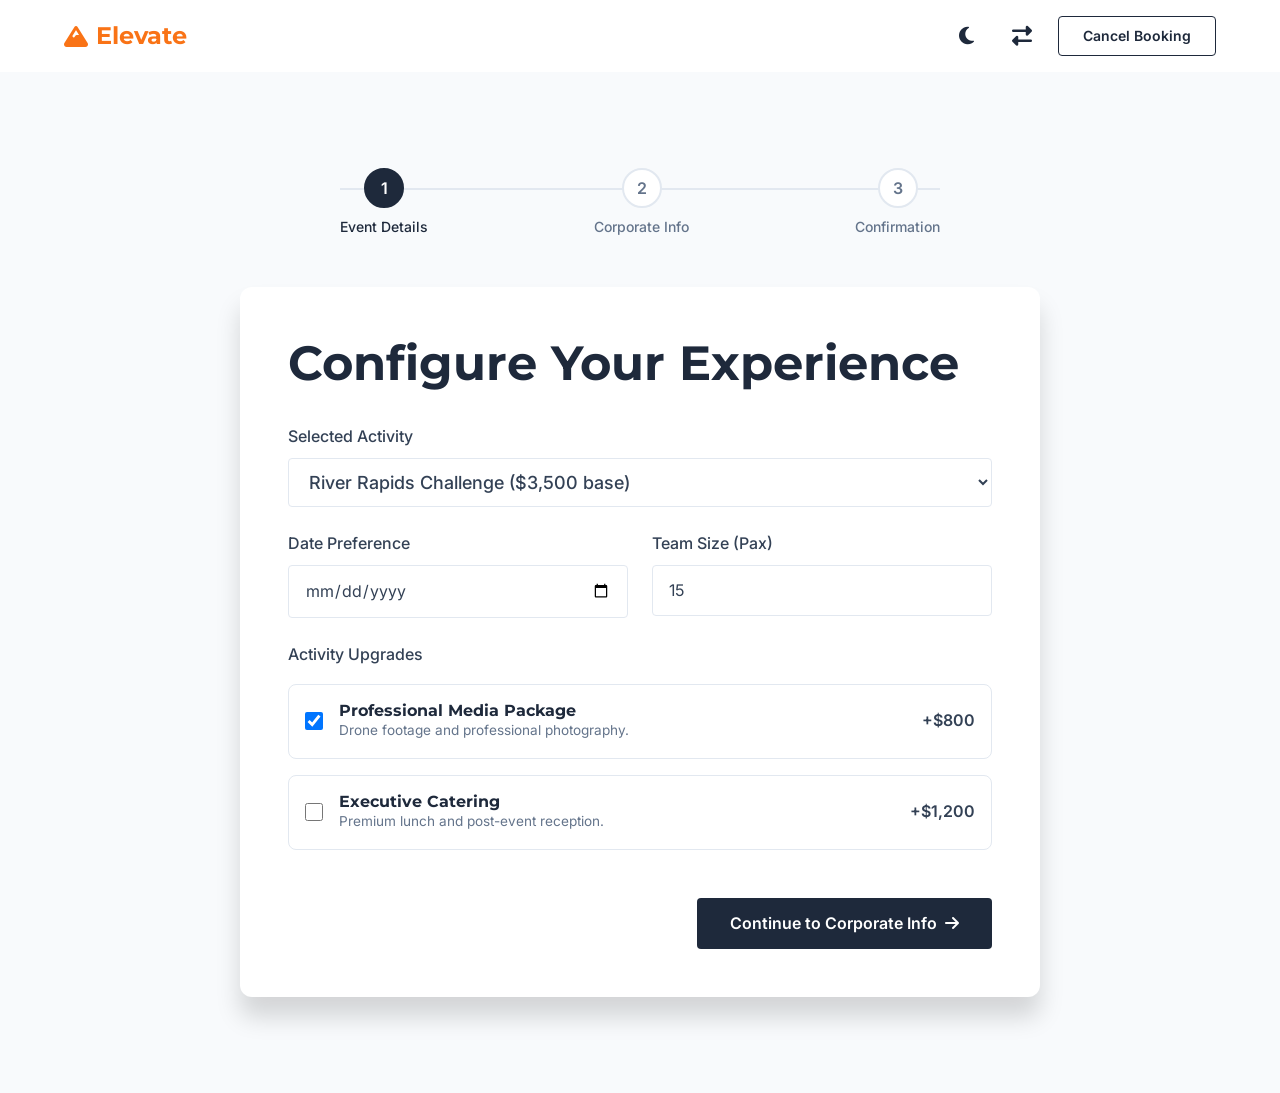
<file: booking.html>
<!DOCTYPE html>
<html lang="en" dir="ltr">
<head>
    <meta charset="UTF-8">
    <meta name="viewport" content="width=device-width, initial-scale=1.0">
    <title>Book Experience - Elevate</title>
    <!-- Favicon -->
    <link rel="icon" type="image/svg+xml" href="data:image/svg+xml,<svg xmlns='http://www.w3.org/2000/svg' viewBox='0 0 512 512'><path fill='%23FB923C' d='M256 32c12.5 0 24.1 6.4 30.8 17L503.4 394.4c5.6 8.9 8.6 19.2 8.6 29.7c0 30.9-25 55.9-55.9 55.9L55.9 480C25 480 0 455 0 424.1c0-10.5 3-20.8 8.6-29.7L225.2 49c6.6-10.6 18.3-17 30.8-17zm65 192L256 120.4 176.9 246.5l18.3 24.4c6.4 8.5 19.2 8.5 25.6 0l25.6-34.1c6-8.1 15.5-12.8 25.6-12.8l49 0z'/></svg>">
    <!-- Icons -->
    <link rel="stylesheet" href="https://cdnjs.cloudflare.com/ajax/libs/font-awesome/6.4.0/css/all.min.css">
    
    <!-- CSS -->
    <link rel="stylesheet" href="assets/css/style.css">
    <link rel="stylesheet" href="assets/css/dark-mode.css">
    <link rel="stylesheet" href="assets/css/rtl.css">
    <style>
        .booking-steps {
            display: flex;
            justify-content: space-between;
            position: relative;
            margin-bottom: 3rem;
            max-width: 600px;
            margin-inline: auto;
        }
        .booking-steps::before {
            content: '';
            position: absolute;
            top: 20px;
            left: 0;
            width: 100%;
            height: 2px;
            background: var(--border-color);
            z-index: 1;
        }
        .step {
            display: flex;
            flex-direction: column;
            align-items: center;
            gap: 0.5rem;
            position: relative;
            z-index: 2;
        }
        .step-circle {
            width: 40px;
            height: 40px;
            border-radius: 50%;
            background: var(--card-bg);
            border: 2px solid var(--border-color);
            display: flex;
            align-items: center;
            justify-content: center;
            font-weight: 600;
            color: var(--text-light);
            transition: all var(--transition-normal);
        }
        .step.active .step-circle {
            background: var(--primary);
            border-color: var(--primary);
            color: var(--accent);
        }
        .step.completed .step-circle {
            background: var(--secondary);
            border-color: var(--secondary);
            color: var(--primary);
        }
        .step-label {
            font-size: 0.875rem;
            color: var(--text-light);
            font-weight: 500;
        }
        .step.active .step-label { color: var(--primary); }
        .step-content { display: none; }
        .step-content.active { display: block; animation: fadeIn 0.3s ease; }
        
        @keyframes fadeIn {
            from { opacity: 0; transform: translateY(10px); }
            to { opacity: 1; transform: translateY(0); }
        }

        .booking-card {
            background: var(--card-bg);
            padding: 3rem;
            border-radius: 12px;
            box-shadow: var(--shadow-lg);
            max-width: 800px;
            margin: 0 auto;
        }

        .summary-card {
            background: rgba(0,0,0,0.02);
            padding: 1.5rem;
            border-radius: 8px;
            border: 1px solid var(--border-color);
        }
        
        body.dark-mode .step.active .step-circle { color: #0F2A1D; }
        body.dark-mode .step.completed .step-circle { color: #0F2A1D; }
    </style>
</head>
<body style="background-color: var(--bg-color);">

    <!-- ======== NAVBAR ======== -->
    <header class="navbar" style="position: relative; box-shadow: none;">
        <div class="container">
            <a href="index.html" class="nav-brand"><i class="fa-solid fa-mountain" style="color: var(--secondary); margin-right: 0.5rem;"></i>Elevate</a>
            <div class="nav-controls">
                <button id="theme-toggle" aria-label="Toggle Dark Mode"><i class="fa-solid fa-moon"></i></button>
                <button id="rtl-toggle" aria-label="Toggle RTL"><i class="fa-solid fa-right-left"></i></button>
                <a href="activities.html" class="btn btn-outline" style="padding: 0.5rem 1.5rem; font-size: 0.875rem;">Cancel Booking</a>
            </div>
        </div>
    </header>

    <!-- ======== BOOKING WIZARD ======== -->
    <section class="section">
        <div class="container">
            
            <!-- Progress Steps -->
            <div class="booking-steps">
                <div class="step active" id="step-indicator-1">
                    <div class="step-circle">1</div>
                    <div class="step-label">Event Details</div>
                </div>
                <div class="step" id="step-indicator-2">
                    <div class="step-circle">2</div>
                    <div class="step-label">Corporate Info</div>
                </div>
                <div class="step" id="step-indicator-3">
                    <div class="step-circle">3</div>
                    <div class="step-label">Confirmation</div>
                </div>
            </div>

            <!-- Booking Card -->
            <div class="booking-card">
                
                <!-- STEP 1: Details -->
                <div class="step-content active" id="step-1">
                    <h2 style="margin-bottom: 2rem;">Configure Your Experience</h2>
                    
                    <div class="form-group">
                        <label class="form-label">Selected Activity</label>
                        <select class="form-control" style="font-size: 1.125rem; font-weight: 500;">
                            <option>River Rapids Challenge ($3,500 base)</option>
                            <option>Mountain Survival Strategy ($5,000 base)</option>
                            <option>Vertical Ascent ($4,200 base)</option>
                        </select>
                    </div>

                    <div class="grid" style="grid-template-columns: 1fr 1fr; gap: 1.5rem; margin-bottom: 1.5rem;">
                        <div>
                            <label class="form-label">Date Preference</label>
                            <input type="date" class="form-control">
                        </div>
                        <div>
                            <label class="form-label">Team Size (Pax)</label>
                            <input type="number" class="form-control" value="15" min="5" max="100">
                        </div>
                    </div>

                    <div class="form-group">
                        <label class="form-label">Activity Upgrades</label>
                        <div style="display: flex; flex-direction: column; gap: 1rem; margin-top: 1rem;">
                            <label style="display: flex; align-items: center; gap: 1rem; border: 1px solid var(--border-color); padding: 1rem; border-radius: 8px; cursor: pointer;">
                                <input type="checkbox" checked style="width: 18px; height: 18px;">
                                <div style="flex-grow: 1;">
                                    <h4 style="margin: 0;">Professional Media Package</h4>
                                    <p style="margin: 0; font-size: 0.85rem; color: var(--text-light);">Drone footage and professional photography.</p>
                                </div>
                                <div style="font-weight: 600;">+$800</div>
                            </label>
                            
                            <label style="display: flex; align-items: center; gap: 1rem; border: 1px solid var(--border-color); padding: 1rem; border-radius: 8px; cursor: pointer;">
                                <input type="checkbox" style="width: 18px; height: 18px;">
                                <div style="flex-grow: 1;">
                                    <h4 style="margin: 0;">Executive Catering</h4>
                                    <p style="margin: 0; font-size: 0.85rem; color: var(--text-light);">Premium lunch and post-event reception.</p>
                                </div>
                                <div style="font-weight: 600;">+$1,200</div>
                            </label>
                        </div>
                    </div>

                    <div style="display: flex; justify-content: flex-end; margin-top: 3rem;">
                        <button class="btn btn-primary" onclick="nextStep(2)">Continue to Corporate Info <i class="fa-solid fa-arrow-right" style="margin-left: 0.5rem;"></i></button>
                    </div>
                </div>

                <!-- STEP 2: Corporate Info -->
                <div class="step-content" id="step-2">
                    <h2 style="margin-bottom: 2rem;">Corporate Details</h2>
                    
                    <div class="grid" style="grid-template-columns: 1fr 1fr; gap: 1.5rem; margin-bottom: 1.5rem;">
                        <div>
                            <label class="form-label">HR / Coordinator Name</label>
                            <input type="text" class="form-control" placeholder="John Doe">
                        </div>
                        <div>
                            <label class="form-label">Corporate Email</label>
                            <input type="email" class="form-control" placeholder="john@company.com">
                        </div>
                    </div>
                    
                    <div class="form-group">
                        <label class="form-label">Company Name</label>
                        <input type="text" class="form-control" placeholder="Acme Corp">
                    </div>

                    <div class="form-group">
                        <label class="form-label">Billing Address</label>
                        <input type="text" class="form-control" placeholder="123 Financial District" style="margin-bottom: 1rem;">
                        <div class="grid" style="grid-template-columns: 2fr 1fr 1fr; gap: 1rem;">
                            <input type="text" class="form-control" placeholder="City">
                            <input type="text" class="form-control" placeholder="State">
                            <input type="text" class="form-control" placeholder="Zip">
                        </div>
                    </div>

                    <div style="display: flex; justify-content: space-between; margin-top: 3rem;">
                        <button class="btn btn-outline" onclick="prevStep(1)"><i class="fa-solid fa-arrow-left" style="margin-right: 0.5rem;"></i> Back</button>
                        <button class="btn btn-primary" onclick="nextStep(3)">Review & Confirm <i class="fa-solid fa-arrow-right" style="margin-left: 0.5rem;"></i></button>
                    </div>
                </div>

                <!-- STEP 3: Confirmation -->
                <div class="step-content" id="step-3">
                    <div style="text-align: center; margin-bottom: 2rem;">
                        <i class="fa-solid fa-file-invoice" style="font-size: 3rem; color: var(--primary); margin-bottom: 1rem;"></i>
                        <h2>Review Your Invoice</h2>
                        <p style="color: var(--text-light);">No payment required today. An invoice will be sent to the coordinator's email following approval.</p>
                    </div>
                    
                    <div class="summary-card" style="margin-bottom: 2rem;">
                        <h4 style="margin-bottom: 1rem; border-bottom: 1px solid var(--border-color); padding-bottom: 0.5rem;">River Rapids Challenge</h4>
                        
                        <div style="display: flex; justify-content: space-between; margin-bottom: 0.5rem;">
                            <span style="color: var(--text-light);">Base Package (up to 15 pax)</span>
                            <span>$3,500.00</span>
                        </div>
                        <div style="display: flex; justify-content: space-between; margin-bottom: 0.5rem;">
                            <span style="color: var(--text-light);">Professional Media Package</span>
                            <span>$800.00</span>
                        </div>
                        
                        <div style="display: flex; justify-content: space-between; margin-top: 1.5rem; padding-top: 1rem; border-top: 1px dashed var(--border-color); font-weight: 700; font-size: 1.25rem;">
                            <span>Total Estimated Investment</span>
                            <span style="color: var(--primary);">$4,300.00</span>
                        </div>
                    </div>

                    <div class="form-group" style="display: flex; align-items: flex-start; gap: 0.5rem;">
                        <input type="checkbox" id="terms" style="width: 18px; height: 18px; margin-top: 0.25rem;">
                        <label for="terms" style="font-size: 0.875rem; color: var(--text-light);">I understand this is a requested booking and a coordinator will contact me within 24 hours to secure the deposit and initialize the dashboard.</label>
                    </div>

                    <div style="display: flex; justify-content: space-between; margin-top: 2rem;">
                        <button class="btn btn-outline" onclick="prevStep(2)"><i class="fa-solid fa-arrow-left" style="margin-right: 0.5rem;"></i> Back</button>
                        <button class="btn btn-secondary" onclick="submitBooking()">Submit Booking Request</button>
                    </div>
                </div>

            </div>
        </div>
    </section>

    <script src="assets/js/main.js"></script>
    <script>
        function nextStep(step) {
            // Update indicators
            document.querySelectorAll('.step').forEach(s => s.classList.remove('active'));
            document.getElementById('step-indicator-' + (step-1)).classList.add('completed');
            document.getElementById('step-indicator-' + step).classList.add('active');
            
            // Show content
            document.querySelectorAll('.step-content').forEach(c => c.classList.remove('active'));
            document.getElementById('step-' + step).classList.add('active');
            window.scrollTo(0,0);
        }

        function prevStep(step) {
            // Update indicators
            document.querySelectorAll('.step').forEach(s => s.classList.remove('active'));
            document.getElementById('step-indicator-' + step).classList.remove('completed');
            document.getElementById('step-indicator-' + step).classList.add('active');
            
            // Show content
            document.querySelectorAll('.step-content').forEach(c => c.classList.remove('active'));
            document.getElementById('step-' + step).classList.add('active');
            window.scrollTo(0,0);
        }

        function submitBooking() {
            const btn = document.querySelector('#step-3 .btn-secondary');
            btn.innerHTML = '<i class="fa-solid fa-circle-notch fa-spin"></i> Processing...';
            setTimeout(() => {
                alert("Booking Request Submitted Successfully! Redirecting to your dashboard.");
                window.location.href = "dashboard-user.html";
            }, 1500);
        }
    </script>
</body>
</html>
</file>
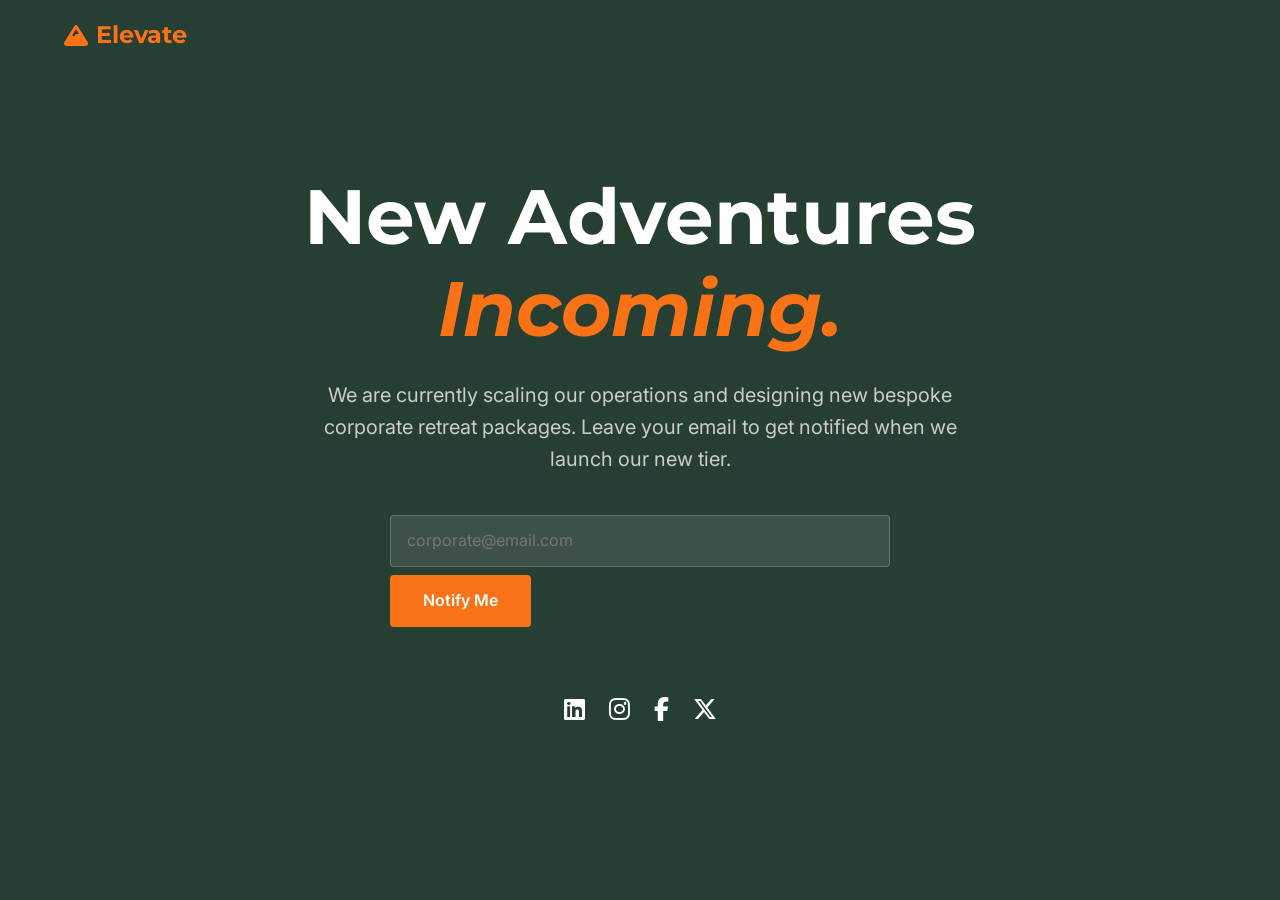
<file: coming-soon.html>
<!DOCTYPE html>
<html lang="en" dir="ltr">
<head>
    <meta charset="UTF-8">
    <meta name="viewport" content="width=device-width, initial-scale=1.0">
    <title>Coming Soon - Elevate</title>
    <!-- Favicon -->
    <link rel="icon" type="image/svg+xml" href="data:image/svg+xml,<svg xmlns='http://www.w3.org/2000/svg' viewBox='0 0 512 512'><path fill='%23FB923C' d='M256 32c12.5 0 24.1 6.4 30.8 17L503.4 394.4c5.6 8.9 8.6 19.2 8.6 29.7c0 30.9-25 55.9-55.9 55.9L55.9 480C25 480 0 455 0 424.1c0-10.5 3-20.8 8.6-29.7L225.2 49c6.6-10.6 18.3-17 30.8-17zm65 192L256 120.4 176.9 246.5l18.3 24.4c6.4 8.5 19.2 8.5 25.6 0l25.6-34.1c6-8.1 15.5-12.8 25.6-12.8l49 0z'/></svg>">
    <!-- Icons -->
    <link rel="stylesheet" href="https://cdnjs.cloudflare.com/ajax/libs/font-awesome/6.4.0/css/all.min.css">
    <!-- CSS -->
    <link rel="stylesheet" href="assets/css/style.css">
    <link rel="stylesheet" href="assets/css/dark-mode.css">
    <link rel="stylesheet" href="assets/css/rtl.css">
</head>
<body style="display: flex; flex-direction: column; min-height: 100vh; background: linear-gradient(rgba(15, 42, 29, 0.9), rgba(15, 42, 29, 0.9)), url('https://images.unsplash.com/photo-1542744173-8e7e53415bb0?ixlib=rb-4.0.3&auto=format&fit=crop&w=2000&q=80') center/cover; color: var(--accent);">

    <!-- ======== NAVBAR ======== -->
    <header class="navbar" style="background: transparent; box-shadow: none;">
        <div class="container">
            <a href="index.html" class="nav-brand" style="color: var(--secondary);"><i class="fa-solid fa-mountain" style="color: var(--secondary); margin-right: 0.5rem;"></i>Elevate</a>
        </div>
    </header>

    <!-- ======== COMING SOON CONTENT ======== -->
    <section class="section" style="flex-grow: 1; display: flex; align-items: center; justify-content: center; text-align: center;">
        <div class="container">
            <div style="max-width: 700px; margin: 0 auto;">
                <h1 style="color: var(--accent); font-size: clamp(3rem, 6vw, 5rem); margin-bottom: 1.5rem;">New Adventures <br><span style="color: var(--secondary); font-style: italic;">Incoming.</span></h1>
                <p style="font-size: 1.25rem; color: rgba(245, 242, 232, 0.8); margin-bottom: 2.5rem;">We are currently scaling our operations and designing new bespoke corporate retreat packages. Leave your email to get notified when we launch our new tier.</p>
                
                <form action="#" style="display: flex; max-width: 500px; margin: 0 auto; gap: 0.5rem; flex-wrap: wrap;">
                    <input type="email" class="form-control" placeholder="corporate@email.com" required style="flex-grow: 1; background: rgba(255,255,255,0.1); border-color: rgba(255,255,255,0.2); color: var(--accent);">
                    <button type="submit" class="btn btn-secondary">Notify Me</button>
                </form>
                
                <div style="margin-top: 4rem; display: flex; gap: 1.5rem; justify-content: center; font-size: 1.5rem;">
                    <a href="#" style="color: var(--accent);"><i class="fa-brands fa-linkedin"></i></a>
                    <a href="#" style="color: var(--accent);"><i class="fa-brands fa-instagram"></i></a>
                    <a href="#" style="color: var(--accent);"><i class="fa-brands fa-facebook-f"></i></a>
                    <a href="#" style="color: var(--accent);"><i class="fa-brands fa-x-twitter"></i></a>
                </div>
            </div>
        </div>
    </section>

</body>
</html>
</file>
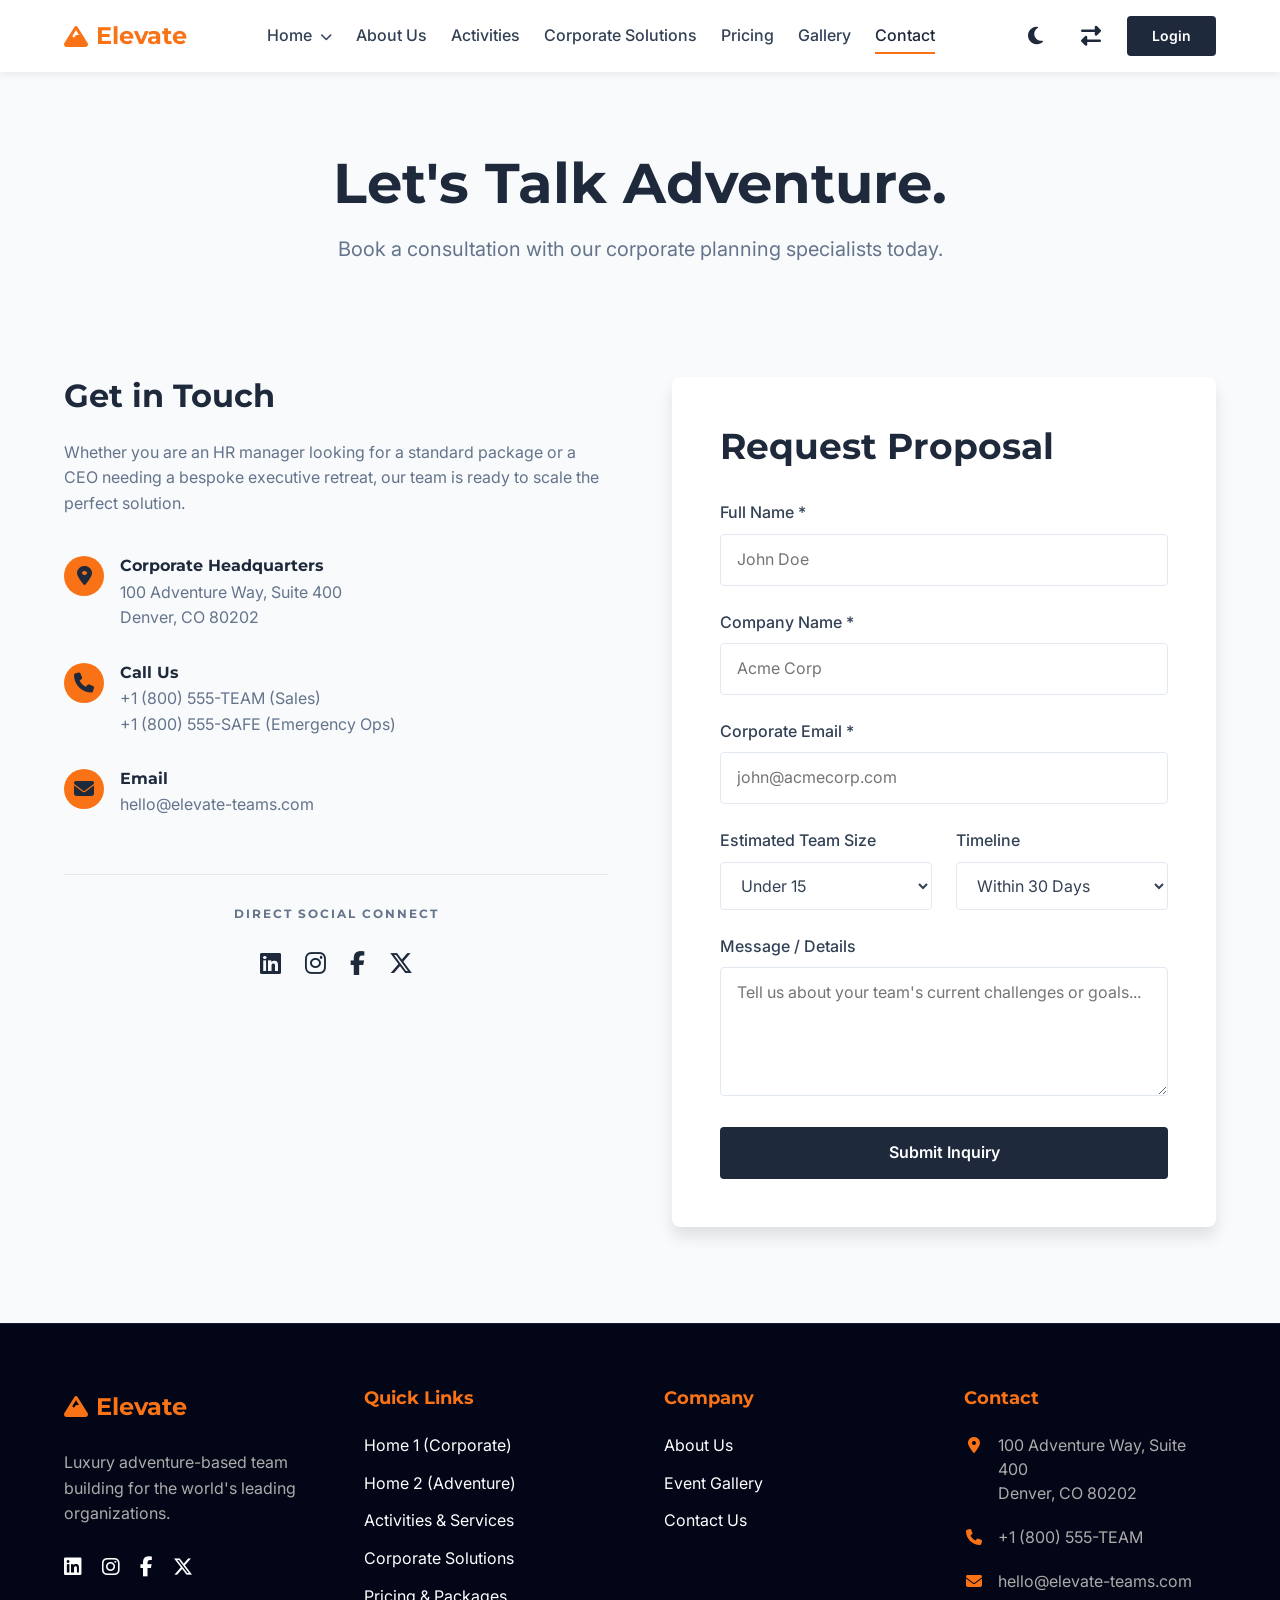
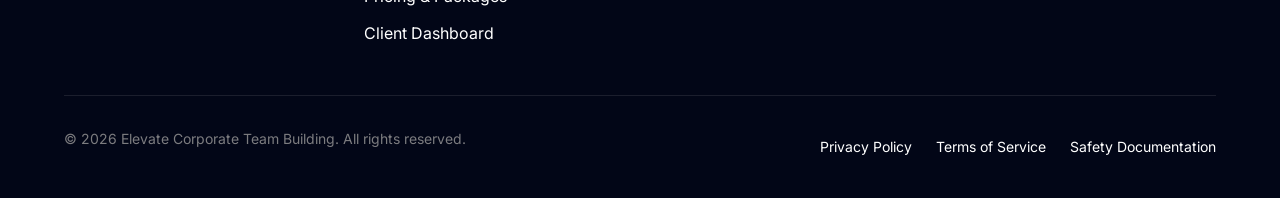
<file: contact.html>
<!DOCTYPE html>
<html lang="en" dir="ltr">
<head>
    <meta charset="UTF-8">
    <meta name="viewport" content="width=device-width, initial-scale=1.0">
    <title>Contact Us - Elevate</title>
    <!-- Favicon -->
    <link rel="icon" type="image/svg+xml" href="data:image/svg+xml,<svg xmlns='http://www.w3.org/2000/svg' viewBox='0 0 512 512'><path fill='%23FB923C' d='M256 32c12.5 0 24.1 6.4 30.8 17L503.4 394.4c5.6 8.9 8.6 19.2 8.6 29.7c0 30.9-25 55.9-55.9 55.9L55.9 480C25 480 0 455 0 424.1c0-10.5 3-20.8 8.6-29.7L225.2 49c6.6-10.6 18.3-17 30.8-17zm65 192L256 120.4 176.9 246.5l18.3 24.4c6.4 8.5 19.2 8.5 25.6 0l25.6-34.1c6-8.1 15.5-12.8 25.6-12.8l49 0z'/></svg>">
    <!-- Icons -->
    <link rel="stylesheet" href="https://cdnjs.cloudflare.com/ajax/libs/font-awesome/6.4.0/css/all.min.css">
    <!-- CSS -->
    <link rel="stylesheet" href="assets/css/style.css">
    <link rel="stylesheet" href="assets/css/dark-mode.css">
    <link rel="stylesheet" href="assets/css/rtl.css">
</head>
<body>

    <!-- ======== NAVBAR ======== -->
    <header class="navbar">
        <div class="container">
            <a href="index.html" class="nav-brand"><i class="fa-solid fa-mountain" style="color: var(--secondary); margin-right: 0.5rem;"></i>Elevate</a>
            
            <nav class="nav-links">
                <div class="nav-dropdown">
                    <a href="#" class="dropdown-toggle">Home <i class="fa-solid fa-chevron-down" style="font-size: 0.75rem; margin-left: 0.25rem;"></i></a>
                    <div class="dropdown-menu">
                        <a href="index.html">Home 1 (Corporate)</a>
                        <a href="index-2.html">Home 2 (Adventure)</a>
                    </div>
                
                </div>
                <a href="about.html">About Us</a>
                <a href="activities.html">Activities</a>
                <a href="solutions.html">Corporate Solutions</a>
                <a href="pricing.html">Pricing</a>
                <a href="gallery.html">Gallery</a>
                
                <a href="contact.html" style="color: var(--primary)">Contact</a>
                <a href="login.html" class="btn btn-primary mobile-only" style="margin-top: 1rem; width: 100%;">Login</a>
            </nav>
            
            <div class="nav-controls">
                <button id="theme-toggle"><i class="fa-solid fa-moon"></i></button>
                <button id="rtl-toggle"><i class="fa-solid fa-right-left"></i></button>
                <a href="login.html" class="btn btn-primary desktop-only" style="padding: 0.5rem 1.5rem; font-size: 0.875rem;">Login</a>
                <button class="hamburger mobile-only"><i class="fa-solid fa-bars"></i></button>
            </div>
        </div>
    </header>

    <!-- ======== PAGE HEADER ======== -->
    <section class="section" style="padding-top: 150px; padding-bottom: 4rem; background-color: var(--bg-color);">
        <div class="container">
            <div style="max-width: 800px; margin: 0 auto; text-align: center;">
                <h1 style="font-size: clamp(2.5rem, 5vw, 3.5rem); margin-bottom: 1rem;">Let's Talk Adventure.</h1>
                <p style="color: var(--text-light); font-size: 1.25rem;">Book a consultation with our corporate planning specialists today.</p>
            </div>
        </div>
    </section>

    <!-- ======== CONTACT FORM & INFO ======== -->
    <section class="section" style="padding-top: 2rem;">
        <div class="container">
            <div style="display: flex; flex-wrap: wrap; gap: 4rem; justify-content: center;">
                
                <!-- Info -->
                <div style="flex: 1 1 500px;">
                    <h2 style="font-size: 2rem; margin-bottom: 1.5rem;">Get in Touch</h2>
                    <p style="color: var(--text-light); margin-bottom: 2.5rem;">Whether you are an HR manager looking for a standard package or a CEO needing a bespoke executive retreat, our team is ready to scale the perfect solution.</p>
                    
                    <div style="margin-bottom: 2rem; display: flex; gap: 1rem; align-items: flex-start;">
                        <div style="width: 40px; height: 40px; border-radius: 50%; background: var(--secondary); color: var(--primary); display: flex; align-items: center; justify-content: center; font-size: 1.25rem; flex-shrink: 0;">
                            <i class="fa-solid fa-location-dot"></i>
                        </div>
                        <div>
                            <h4 style="margin-bottom: 0.25rem;">Corporate Headquarters</h4>
                            <p style="color: var(--text-light); margin: 0;">100 Adventure Way, Suite 400<br>Denver, CO 80202</p>
                        </div>
                    </div>

                    <div style="margin-bottom: 2rem; display: flex; gap: 1rem; align-items: flex-start;">
                        <div style="width: 40px; height: 40px; border-radius: 50%; background: var(--secondary); color: var(--primary); display: flex; align-items: center; justify-content: center; font-size: 1.25rem; flex-shrink: 0;">
                            <i class="fa-solid fa-phone"></i>
                        </div>
                        <div>
                            <h4 style="margin-bottom: 0.25rem;">Call Us</h4>
                            <p style="color: var(--text-light); margin: 0;">+1 (800) 555-TEAM (Sales)<br>+1 (800) 555-SAFE (Emergency Ops)</p>
                        </div>
                    </div>

                    <div style="margin-bottom: 2rem; display: flex; gap: 1rem; align-items: flex-start;">
                        <div style="width: 40px; height: 40px; border-radius: 50%; background: var(--secondary); color: var(--primary); display: flex; align-items: center; justify-content: center; font-size: 1.25rem; flex-shrink: 0;">
                            <i class="fa-solid fa-envelope"></i>
                        </div>
                        <div>
                            <h4 style="margin-bottom: 0.25rem;">Email</h4>
                            <p style="color: var(--text-light); margin: 0;">hello@elevate-teams.com</p>
                        </div>
                    </div>

                    <div style="margin-top: 3.5rem; text-align: center; border-top: 1px solid var(--border-color); padding-top: 2rem;">
                        <h4 style="margin-bottom: 1.5rem; text-transform: uppercase; font-size: 0.75rem; letter-spacing: 2px; color: var(--text-light);">Direct Social Connect</h4>
                        <div class="socials" style="display: flex; justify-content: center; gap: 1.5rem; font-size: 1.5rem;">
                            <a href="#" style="color: var(--primary);"><i class="fa-brands fa-linkedin"></i></a>
                            <a href="#" style="color: var(--primary);"><i class="fa-brands fa-instagram"></i></a>
                            <a href="#" style="color: var(--primary);"><i class="fa-brands fa-facebook-f"></i></a>
                            <a href="#" style="color: var(--primary);"><i class="fa-brands fa-x-twitter"></i></a>
                        </div>
                    </div>
                </div>

                <!-- Form -->
                <div style="flex: 1 1 500px; background: var(--card-bg); padding: 3rem; border-radius: 8px; box-shadow: var(--shadow-md);">
                    <h3 style="margin-bottom: 2rem;">Request Proposal</h3>
                    <form action="#" method="POST" id="contactForm">
                        <div style="display: flex; flex-wrap: wrap; gap: 1.5rem; margin-bottom: 1.5rem;">
                            <div style="flex: 1 1 200px;">
                                <label class="form-label">Full Name *</label>
                                <input type="text" class="form-control" required placeholder="John Doe">
                            </div>

                        </div>
                        
                        <div class="form-group">
                            <label class="form-label">Company Name *</label>
                            <input type="text" class="form-control" required placeholder="Acme Corp">
                        </div>

                        <div class="form-group">
                            <label class="form-label">Corporate Email *</label>
                            <input type="email" class="form-control" required placeholder="john@acmecorp.com">
                        </div>

                        <div class="grid" style="grid-template-columns: 1fr 1fr; gap: 1.5rem; margin-bottom: 1.5rem;">
                            <div style="display: flex; flex-direction: column; justify-content: flex-end;">
                                <label class="form-label">Estimated Team Size</label>
                                <select class="form-control">
                                    <option>Under 15</option>
                                    <option>15 - 50</option>
                                    <option>50 - 100</option>
                                    <option>100+</option>
                                </select>
                            </div>
                            <div style="display: flex; flex-direction: column; justify-content: flex-end;">
                                <label class="form-label">Timeline</label>
                                <select class="form-control">
                                    <option>Within 30 Days</option>
                                    <option>1 - 3 Months</option>
                                    <option>3 - 6 Months</option>
                                    <option>Just Planning</option>
                                </select>
                            </div>
                        </div>

                        <div class="form-group">
                            <label class="form-label">Message / Details</label>
                            <textarea class="form-control" rows="4" placeholder="Tell us about your team's current challenges or goals..."></textarea>
                        </div>

                        <button type="submit" class="btn btn-primary" style="width: 100%;">Submit Inquiry</button>
                    </form>
                </div>

            </div>
        </div>
    </section>

    <!-- ======== FOOTER ======== -->
    <footer class="footer">
        <div class="container">
            <div class="footer-grid">
                
                <div class="footer-brand">
                    <a href="index.html" class="nav-brand" style="margin-bottom: 1.5rem; display: block; color: var(--secondary);"><i class="fa-solid fa-mountain" style="color: var(--secondary); margin-right: 0.5rem;"></i>Elevate</a>
                    <p style="color: rgba(245, 242, 232, 0.7); max-width: 300px; margin-bottom: 1.5rem;">Luxury adventure-based team building for the world's leading organizations.</p>
                    <div class="socials">
                        <a href="#"><i class="fa-brands fa-linkedin"></i></a>
                        <a href="#"><i class="fa-brands fa-instagram"></i></a>
                        <a href="#"><i class="fa-brands fa-facebook-f"></i></a>
                        <a href="#"><i class="fa-brands fa-x-twitter"></i></a>
                    </div>
                </div>

                <div class="footer-links">
                    <h4>Quick Links</h4>
                    <ul>
                        <li><a href="index.html">Home 1 (Corporate)</a></li>
                        <li><a href="index-2.html">Home 2 (Adventure)</a></li>
                        <li><a href="activities.html">Activities & Services</a></li>
                        <li><a href="solutions.html">Corporate Solutions</a></li>
                        <li><a href="pricing.html">Pricing & Packages</a></li>
                        <li><a href="login.html">Client Dashboard</a></li>
                    </ul>
                </div>

                <div class="footer-links">
                    <h4>Company</h4>
                    <ul>
                        <li><a href="about.html">About Us</a></li>
                        <li><a href="gallery.html">Event Gallery</a></li>
                        <li><a href="contact.html">Contact Us</a></li>
                    </ul>
                </div>

                <div class="footer-contact">
                    <h4>Contact</h4>
                    <ul>
                        <li><i class="fa-solid fa-location-dot"></i> 100 Adventure Way, Suite 400<br>Denver, CO 80202</li>
                        <li><i class="fa-solid fa-phone"></i> +1 (800) 555-TEAM</li>
                        <li><i class="fa-solid fa-envelope"></i> hello@elevate-teams.com</li>
                    </ul>
                </div>

            </div>
            
            <div class="footer-bottom">
                <p>&copy; 2026 Elevate Corporate Team Building. All rights reserved.</p>
                <div class="legal-links">
                    <a href="404.html">Privacy Policy</a>
                    <a href="404.html">Terms of Service</a>
                    <a href="404.html">Safety Documentation</a>
                </div>
            </div>
        </div>
    </footer>

    <script src="assets/js/main.js"></script>
    <script>
        document.getElementById('contactForm')?.addEventListener('submit', (e) => {
            e.preventDefault();
            alert('Thank you for your inquiry. Our corporate planning team will reach out within 24 hours.');
            e.target.reset();
        });
    </script>
</body>
</html>
</file>
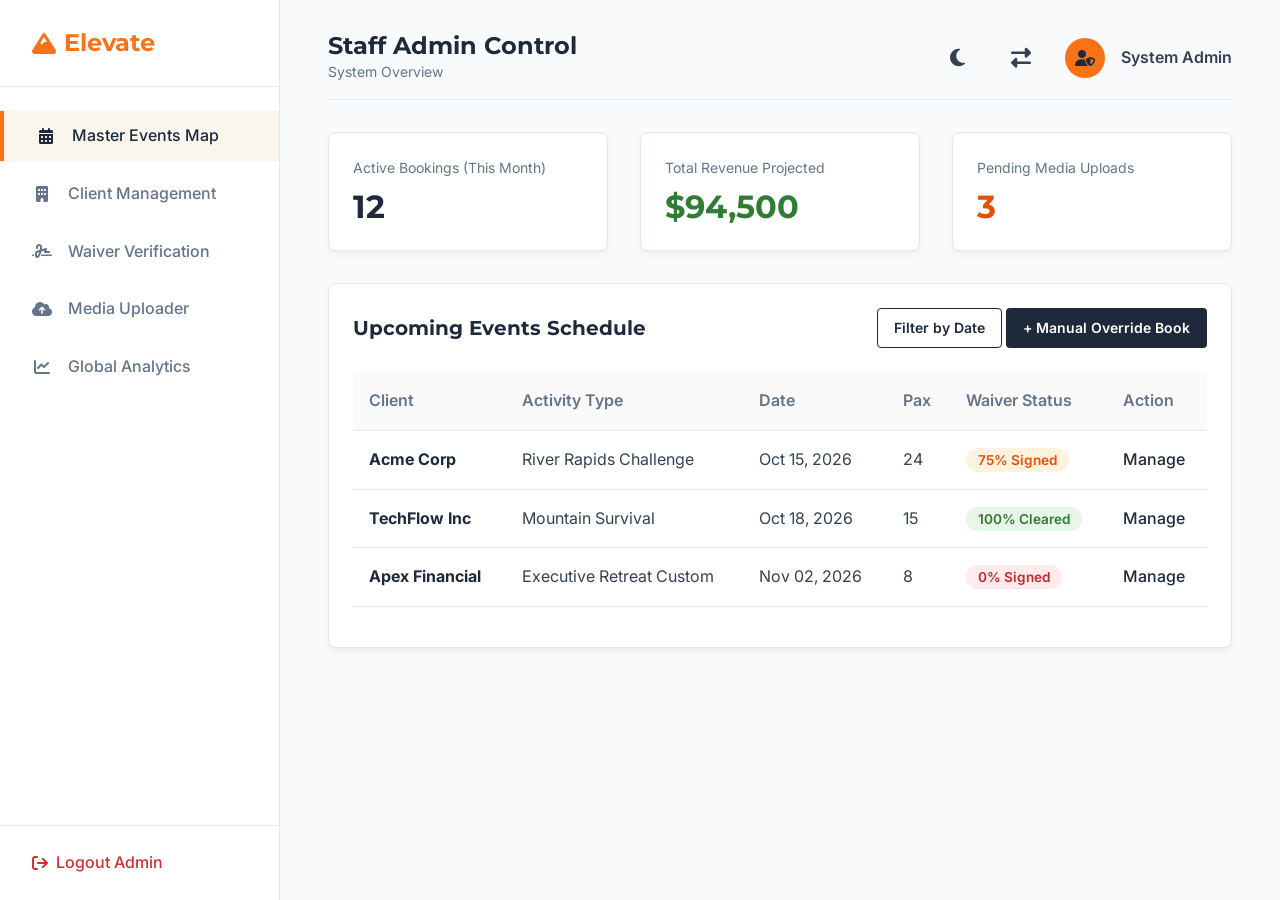
<file: dashboard-admin.html>
<!DOCTYPE html>
<html lang="en" dir="ltr">
<head>
    <meta charset="UTF-8">
    <meta name="viewport" content="width=device-width, initial-scale=1.0">
    <title>Admin Dashboard - Elevate</title>
    <!-- Favicon -->
    <link rel="icon" type="image/svg+xml" href="data:image/svg+xml,<svg xmlns='http://www.w3.org/2000/svg' viewBox='0 0 512 512'><path fill='%23FB923C' d='M256 32c12.5 0 24.1 6.4 30.8 17L503.4 394.4c5.6 8.9 8.6 19.2 8.6 29.7c0 30.9-25 55.9-55.9 55.9L55.9 480C25 480 0 455 0 424.1c0-10.5 3-20.8 8.6-29.7L225.2 49c6.6-10.6 18.3-17 30.8-17zm65 192L256 120.4 176.9 246.5l18.3 24.4c6.4 8.5 19.2 8.5 25.6 0l25.6-34.1c6-8.1 15.5-12.8 25.6-12.8l49 0z'/></svg>">
    <!-- Icons -->
    <link rel="stylesheet" href="https://cdnjs.cloudflare.com/ajax/libs/font-awesome/6.4.0/css/all.min.css">
    <!-- CSS -->
    <link rel="stylesheet" href="assets/css/style.css">
    <link rel="stylesheet" href="assets/css/dashboard.css">
    <link rel="stylesheet" href="assets/css/dark-mode.css">
    <link rel="stylesheet" href="assets/css/rtl.css">
</head>
<body>

    <div class="dashboard-layout">
        
        <!-- Sidebar -->
        <aside class="sidebar" id="sidebar">
            <div class="sidebar-brand">
                <a href="index.html" class="nav-brand"><i class="fa-solid fa-mountain" style="color: var(--secondary); margin-right: 0.5rem;"></i>Elevate</a>
                <button class="sidebar-close" aria-label="Close sidebar"><i class="fa-solid fa-xmark"></i></button>
            </div>
            
            <nav class="sidebar-nav">
                <ul>
                    <li><a href="#" class="active" data-tab="master-events"><i class="fa-solid fa-calendar-days"></i> Master Events Map</a></li>
                    <li><a href="#" data-tab="clients"><i class="fa-solid fa-building"></i> Client Management</a></li>
                    <li><a href="#" data-tab="waiver-verify"><i class="fa-solid fa-signature"></i> Waiver Verification</a></li>
                    <li><a href="#" data-tab="media-upload"><i class="fa-solid fa-cloud-arrow-up"></i> Media Uploader</a></li>
                    <li><a href="#" data-tab="analytics"><i class="fa-solid fa-chart-line"></i> Global Analytics</a></li>
                </ul>
            </nav>

            <div class="sidebar-footer">
                <a href="login.html" style="color: #d32f2f; display: flex; align-items: center; gap: 0.5rem; font-weight: 500;"><i class="fa-solid fa-arrow-right-from-bracket"></i> Logout Admin</a>
            </div>
        </aside>

        <!-- Main Content -->
        <main class="dashboard-main">
            
            <!-- Dashboard Header -->
            <header class="dash-header">
                <div style="display: flex; align-items: center; gap: 1rem;">
                    <button class="sidebar-toggle" id="sidebarToggle"><i class="fa-solid fa-bars"></i></button>
                    <div>
                        <h2 style="margin: 0; font-size: 1.5rem;">Staff Admin Control</h2>
                        <p style="margin: 0; color: var(--text-light); font-size: 0.875rem;">System Overview</p>
                    </div>
                </div>
                
                <div style="display: flex; align-items: center; gap: 1.5rem;">
                    <button id="theme-toggle" style="background:none; border:none; cursor:pointer; color: var(--text-color); font-size: 1.25rem;"><i class="fa-solid fa-moon"></i></button>
                    <button id="rtl-toggle" aria-label="Toggle RTL" style="background:none; border:none; cursor:pointer; color: var(--text-color); font-size: 1.25rem;"><i class="fa-solid fa-right-left"></i></button>
                    <div class="dash-user-profile">
                        <div class="dash-avatar" style="background: var(--secondary); color: var(--primary);"><i class="fa-solid fa-user-shield"></i></div>
                        <div style="font-weight: 600;">System Admin</div>
                    </div>
                </div>
            </header>

            <!-- TABS CONTAINER -->
            <div id="tab-master-events" class="tab-content active">
                
                <!-- Metrics -->
                <div class="grid" style="grid-template-columns: repeat(auto-fit, minmax(200px, 1fr)); margin-bottom: 2rem;">
                    <div class="dash-card">
                        <p style="color: var(--text-light); margin-bottom: 0.5rem; font-size: 0.875rem;">Active Bookings (This Month)</p>
                        <h3 style="font-size: 2rem; margin: 0;">12</h3>
                    </div>
                    <div class="dash-card">
                        <p style="color: var(--text-light); margin-bottom: 0.5rem; font-size: 0.875rem;">Total Revenue Projected</p>
                        <h3 style="font-size: 2rem; margin: 0; color: #2E7D32;">$94,500</h3>
                    </div>
                    <div class="dash-card">
                        <p style="color: var(--text-light); margin-bottom: 0.5rem; font-size: 0.875rem;">Pending Media Uploads</p>
                        <h3 style="font-size: 2rem; margin: 0; color: #E65100;">3</h3>
                    </div>
                </div>

                <!-- Live Client Roster -->
                <div class="dash-card">
                    <div class="dash-card-header">
                        <h3>Upcoming Events Schedule</h3>
                        <div>
                            <button class="btn btn-outline" style="padding: 0.5rem 1rem; font-size: 0.875rem;">Filter by Date</button>
                            <button class="btn btn-primary" style="padding: 0.5rem 1rem; font-size: 0.875rem;">+ Manual Override Book</button>
                        </div>
                    </div>
                    <div class="table-responsive">
                        <table class="dash-table">
                            <thead>
                                <tr>
                                    <th>Client</th>
                                    <th>Activity Type</th>
                                    <th>Date</th>
                                    <th>Pax</th>
                                    <th>Waiver Status</th>
                                    <th>Action</th>
                                </tr>
                            </thead>
                            <tbody>
                                <tr>
                                    <td><strong style="color: var(--primary)">Acme Corp</strong></td>
                                    <td>River Rapids Challenge</td>
                                    <td>Oct 15, 2026</td>
                                    <td>24</td>
                                    <td><span class="status-badge status-pending">75% Signed</span></td>
                                    <td><a href="#" style="color: var(--primary); font-weight: 500;">Manage</a></td>
                                </tr>
                                <tr>
                                    <td><strong style="color: var(--primary)">TechFlow Inc</strong></td>
                                    <td>Mountain Survival</td>
                                    <td>Oct 18, 2026</td>
                                    <td>15</td>
                                    <td><span class="status-badge status-valid">100% Cleared</span></td>
                                    <td><a href="#" style="color: var(--primary); font-weight: 500;">Manage</a></td>
                                </tr>
                                <tr>
                                    <td><strong style="color: var(--primary)">Apex Financial</strong></td>
                                    <td>Executive Retreat Custom</td>
                                    <td>Nov 02, 2026</td>
                                    <td>8</td>
                                    <td><span class="status-badge status-action">0% Signed</span></td>
                                    <td><a href="#" style="color: var(--primary); font-weight: 500;">Manage</a></td>
                                </tr>
                            </tbody>
                        </table>
                    </div>
                </div>
            </div>

            <!-- MEDIA UPLOADER TAB (Admin specific) -->
            <div id="tab-media-upload" class="tab-content" style="display: none;">
                <div class="grid" style="grid-template-columns: 1fr; gap: 2rem;">
                    
                    <div class="dash-card">
                        <h3 style="margin-bottom: 1rem;">Batch Upload Event Content</h3>
                        <p style="color: var(--text-light); margin-bottom: 1.5rem;">Upload zip files or raw media to attach directly to a corporate client's post-event gallery.</p>
                        
                        <div class="form-group" style="max-width: 400px;">
                            <label class="form-label">Select Client Event</label>
                            <select class="form-control">
                                <option>TechFlow Inc - Mountain Survival (Oct 5)</option>
                                <option>Stark Industries - Rock Climbing (Oct 1)</option>
                            </select>
                        </div>

                        <div style="border: 2px dashed var(--border-color); border-radius: 8px; padding: 4rem 2rem; text-align: center; background: rgba(0,0,0,0.02); margin-bottom: 1.5rem; transition: background 0.3s; cursor: pointer;">
                            <i class="fa-solid fa-cloud-arrow-up" style="font-size: 3rem; color: var(--secondary); margin-bottom: 1rem;"></i>
                            <h4>Drag & Drop Media Files</h5>
                            <p style="color: var(--text-light); font-size: 0.875rem;">Supports JPG, MP4, raw ZIP bundles up to 5GB per drag.</p>
                            <button class="btn btn-outline" style="margin-top: 1rem;">Browse Files</button>
                        </div>
                    </div>

                    <div class="dash-card">
                        <h3 style="margin-bottom: 1.5rem;">Recent Dispatches</h3>
                        <div class="table-responsive">
                            <table class="dash-table">
                                <thead>
                                    <tr>
                                        <th>Event</th>
                                        <th>Files Processed</th>
                                        <th>Status</th>
                                    </tr>
                                </thead>
                                <tbody>
                                    <tr>
                                        <td>Stark Industries - Rock Climbing</td>
                                        <td>142 Photos, 4 Videos</td>
                                        <td><span class="status-badge status-valid">Delivered to Client Dashboard</span></td>
                                    </tr>
                                </tbody>
                            </table>
                        </div>
                    </div>

                </div>
            </div>

            <!-- OTHER TABS (Placeholder for Clients, Waiver Verify, Analytics) -->
            <div id="tab-clients" class="tab-content" style="display: none;">
                <div class="dash-card"><p>Full CRM Client list and contact history will populate here.</p></div>
            </div>
            <div id="tab-waiver-verify" class="tab-content" style="display: none;">
                <div class="dash-card"><p>Legal master-view for flagging disputed or incomplete waivers across all active rosters.</p></div>
            </div>
            <div id="tab-analytics" class="tab-content" style="display: none;">
                <div class="dash-card"><p>Financial quarters, package popularity, and instructor-to-pax ratio metrics.</p></div>
            </div>
            
        </main>
    </div>

    <script src="assets/js/main.js"></script>
    <script src="assets/js/dashboard.js"></script>
</body>
</html>
</file>
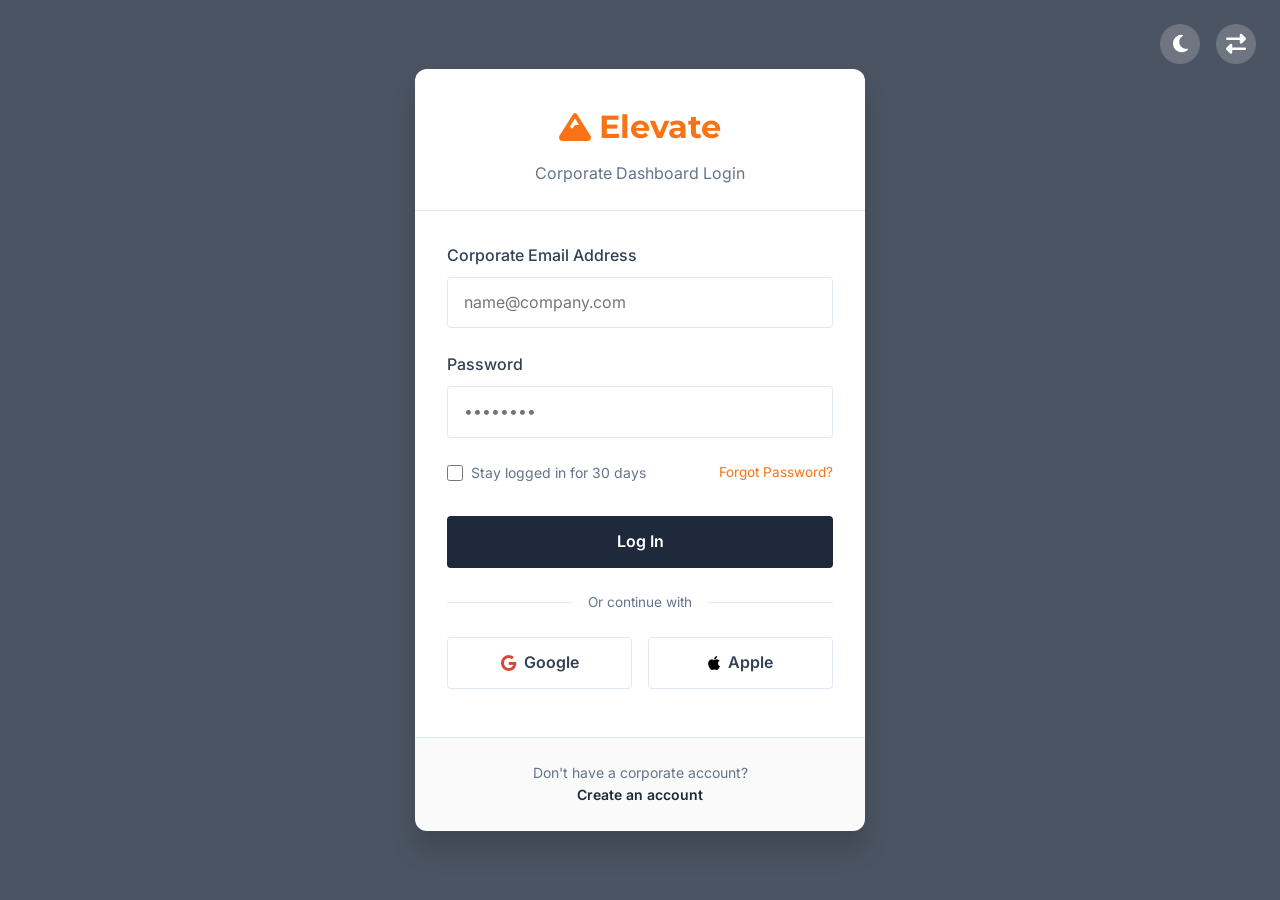
<file: login.html>
<!DOCTYPE html>
<html lang="en" dir="ltr">
<head>
    <meta charset="UTF-8">
    <meta name="viewport" content="width=device-width, initial-scale=1.0">
    <title>Login - Elevate</title>
    <!-- Favicon -->
    <link rel="icon" type="image/svg+xml" href="data:image/svg+xml,<svg xmlns='http://www.w3.org/2000/svg' viewBox='0 0 512 512'><path fill='%23FB923C' d='M256 32c12.5 0 24.1 6.4 30.8 17L503.4 394.4c5.6 8.9 8.6 19.2 8.6 29.7c0 30.9-25 55.9-55.9 55.9L55.9 480C25 480 0 455 0 424.1c0-10.5 3-20.8 8.6-29.7L225.2 49c6.6-10.6 18.3-17 30.8-17zm65 192L256 120.4 176.9 246.5l18.3 24.4c6.4 8.5 19.2 8.5 25.6 0l25.6-34.1c6-8.1 15.5-12.8 25.6-12.8l49 0z'/></svg>">
    <!-- Icons -->
    <link rel="stylesheet" href="https://cdnjs.cloudflare.com/ajax/libs/font-awesome/6.4.0/css/all.min.css">
    <!-- CSS -->
    <link rel="stylesheet" href="assets/css/style.css">
    <link rel="stylesheet" href="assets/css/dark-mode.css">
    <link rel="stylesheet" href="assets/css/rtl.css">
</head>
<body style="display: flex; align-items: center; justify-content: center; min-height: 100vh; background: linear-gradient(rgba(30, 41, 59, 0.8), rgba(30, 41, 59, 0.8)), url('https://images.unsplash.com/photo-1544367567-0f2fcb009e0b?ixlib=rb-4.0.3') center/cover;">

    <div style="background: var(--card-bg); width: 100%; max-width: 450px; border-radius: 12px; box-shadow: var(--shadow-lg); overflow: hidden;">
        
        <!-- Header -->
        <div style="padding: 2rem 2rem 1.5rem; text-align: center; border-bottom: 1px solid var(--border-color);">
            <a href="index.html" class="nav-brand" style="font-size: 2rem; justify-content: center;"><i class="fa-solid fa-mountain" style="color: var(--secondary); margin-right: 0.5rem;"></i>Elevate</a>
            <p style="color: var(--text-light); margin-top: 0.5rem; margin-bottom: 0;">Corporate Dashboard Login</p>
        </div>

        <!-- Form -->
        <div style="padding: 2rem;">
            <form action="dashboard-user.html">
                <div class="form-group">
                    <label class="form-label">Corporate Email Address</label>
                    <input type="email" class="form-control" required placeholder="name@company.com">
                </div>
                
                <div class="form-group">
                    <label class="form-label">Password</label>
                    <input type="password" class="form-control" required placeholder="••••••••">
                </div>

                <div class="form-group" style="display: flex; justify-content: space-between; align-items: center; margin-bottom: 1rem;">
                    <div style="display: flex; align-items: center; gap: 0.5rem;">
                        <input type="checkbox" id="remember" style="width: 16px; height: 16px;">
                        <label for="remember" style="font-size: 0.875rem; color: var(--text-light);">Stay logged in for 30 days</label>
                    </div>
                    <a href="#" style="font-size: 0.85rem; color: var(--secondary);">Forgot Password?</a>
                </div>

                <button type="submit" class="btn btn-primary" style="width: 100%; margin-top: 1rem;">Log In</button>
                
                <div style="display: flex; align-items: center; margin: 1.5rem 0;">
                    <hr style="flex: 1; border: 0; border-top: 1px solid var(--border-color);">
                    <span style="padding: 0 1rem; color: var(--text-light); font-size: 0.85rem;">Or continue with</span>
                    <hr style="flex: 1; border: 0; border-top: 1px solid var(--border-color);">
                </div>

                <div style="display: flex; gap: 1rem; margin-bottom: 1rem;">
                    <button type="button" class="btn btn-outline" style="flex: 1; display: flex; justify-content: center; gap: 0.5rem; border-color: var(--border-color); color: var(--text-color);"><i class="fa-brands fa-google" style="color: #DB4437;"></i> Google</button>
                    <button type="button" class="btn btn-outline" style="flex: 1; display: flex; justify-content: center; gap: 0.5rem; border-color: var(--border-color); color: var(--text-color);"><i class="fa-brands fa-apple" style="color: #000000;"></i> Apple</button>
                </div>

            </form>
        </div>

        <!-- Footer -->
        <div style="padding: 1.5rem 2rem; background: rgba(0,0,0,0.02); border-top: 1px solid var(--border-color); text-align: center;">
            <p style="font-size: 0.875rem; color: var(--text-light); margin: 0;">Don't have a corporate account? <br><a href="register.html" style="font-weight: 600;">Create an account</a></p>
        </div>

    </div>

    <!-- Toggles (floating for this page) -->
    <div style="position: absolute; top: 1.5rem; right: 1.5rem; display: flex; gap: 1rem;">
        <button id="theme-toggle" aria-label="Toggle Dark Mode" style="background: rgba(255,255,255,0.2); border: none; width: 40px; height: 40px; border-radius: 50%; color: white; cursor: pointer;"><i class="fa-solid fa-moon"></i></button>
        <button id="rtl-toggle" aria-label="Toggle RTL" style="background: rgba(255,255,255,0.2); border: none; width: 40px; height: 40px; border-radius: 50%; color: white; cursor: pointer;"><i class="fa-solid fa-right-left"></i></button>
    </div>

    <script src="assets/js/main.js"></script>
</body>
</html>
</file>
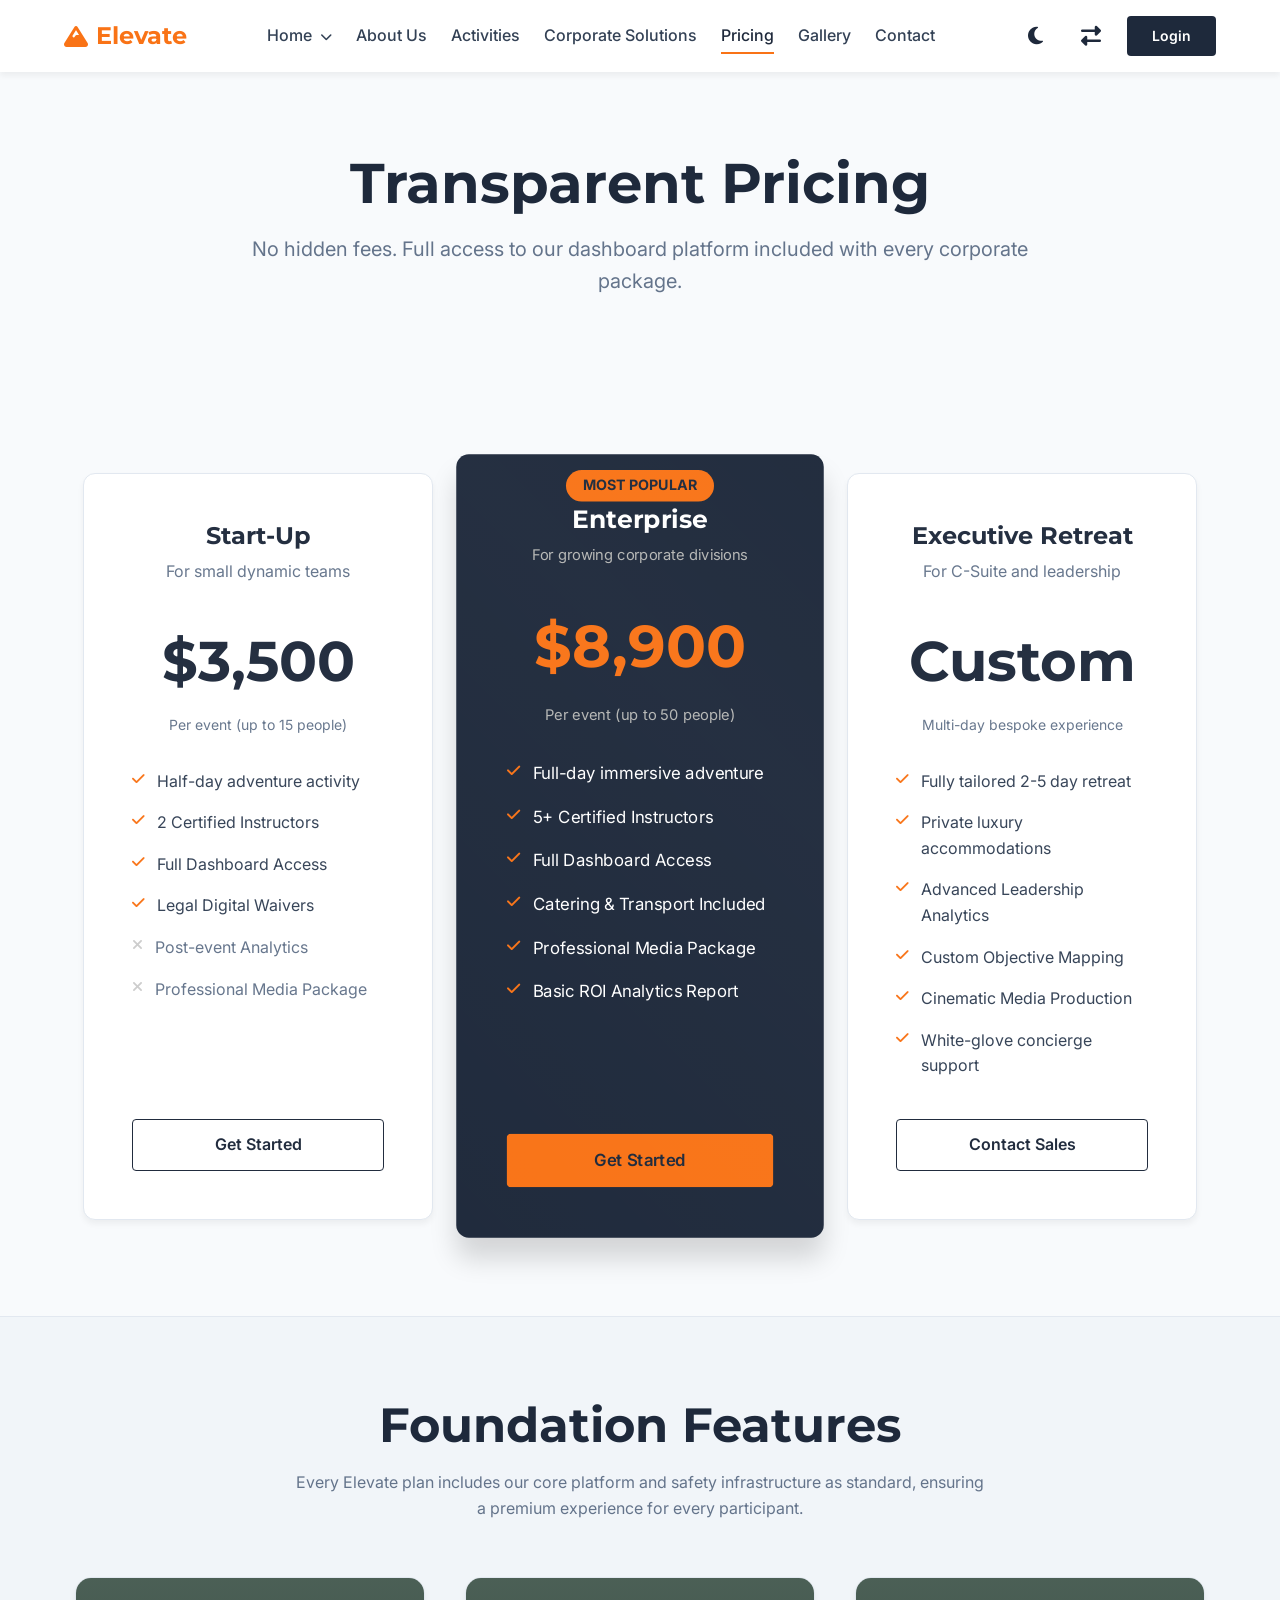
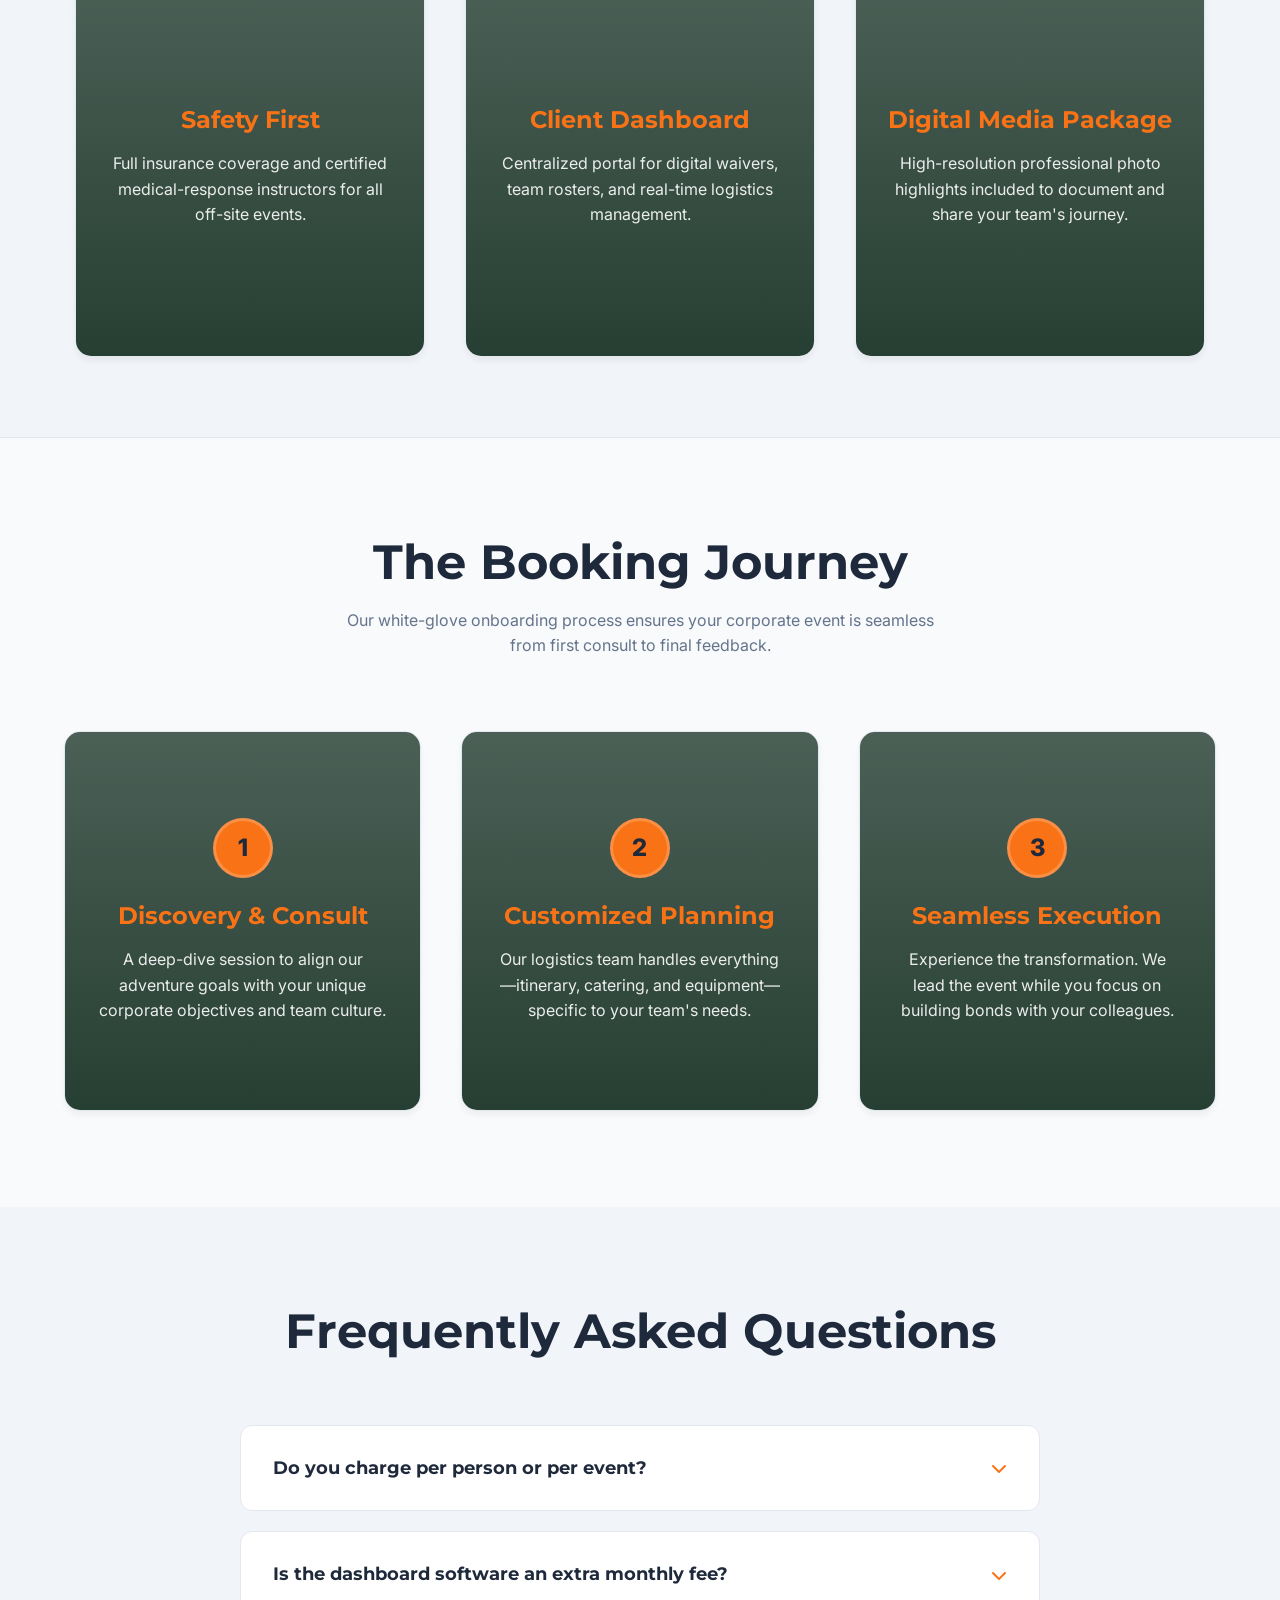
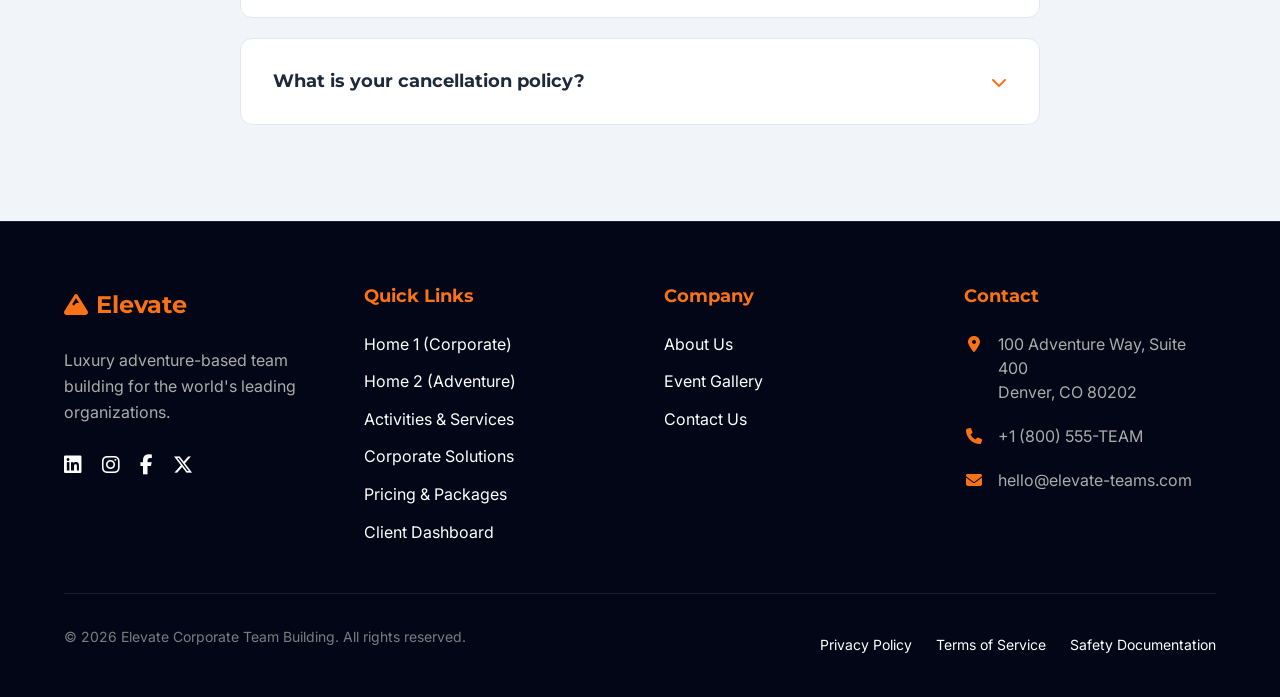
<file: pricing.html>
<!DOCTYPE html>
<html lang="en" dir="ltr">
<head>
    <meta charset="UTF-8">
    <meta name="viewport" content="width=device-width, initial-scale=1.0">
    <title>Pricing - Elevate</title>
    <!-- Favicon -->
    <link rel="icon" type="image/svg+xml" href="data:image/svg+xml,<svg xmlns='http://www.w3.org/2000/svg' viewBox='0 0 512 512'><path fill='%23FB923C' d='M256 32c12.5 0 24.1 6.4 30.8 17L503.4 394.4c5.6 8.9 8.6 19.2 8.6 29.7c0 30.9-25 55.9-55.9 55.9L55.9 480C25 480 0 455 0 424.1c0-10.5 3-20.8 8.6-29.7L225.2 49c6.6-10.6 18.3-17 30.8-17zm65 192L256 120.4 176.9 246.5l18.3 24.4c6.4 8.5 19.2 8.5 25.6 0l25.6-34.1c6-8.1 15.5-12.8 25.6-12.8l49 0z'/></svg>">
    <!-- Icons -->
    <link rel="stylesheet" href="https://cdnjs.cloudflare.com/ajax/libs/font-awesome/6.4.0/css/all.min.css">
    
    <!-- CSS -->
    <link rel="stylesheet" href="assets/css/style.css">
    <link rel="stylesheet" href="assets/css/dark-mode.css">
    <link rel="stylesheet" href="assets/css/rtl.css">
</head>
<body>

    <!-- ======== NAVBAR ======== -->
    <header class="navbar">
        <div class="container">
            <a href="index.html" class="nav-brand"><i class="fa-solid fa-mountain" style="color: var(--secondary); margin-right: 0.5rem;"></i>Elevate</a>
            
            <nav class="nav-links">
                <div class="nav-dropdown">
                    <a href="#" class="dropdown-toggle">Home <i class="fa-solid fa-chevron-down" style="font-size: 0.75rem; margin-left: 0.25rem;"></i></a>
                    <div class="dropdown-menu">
                        <a href="index.html">Home 1 (Corporate)</a>
                        <a href="index-2.html">Home 2 (Adventure)</a>
                    </div>
                
                </div>
                <a href="about.html">About Us</a>
                <a href="activities.html">Activities</a>
                <a href="solutions.html">Corporate Solutions</a>
                <a href="pricing.html" style="color: var(--primary)">Pricing</a>
                <a href="gallery.html">Gallery</a>
                
                <a href="contact.html">Contact</a>
                <a href="login.html" class="btn btn-primary mobile-only" style="margin-top: 1rem; width: 100%;">Login</a>
            </nav>
            
            <div class="nav-controls">
                <button id="theme-toggle" aria-label="Toggle Dark Mode"><i class="fa-solid fa-moon"></i></button>
                <button id="rtl-toggle" aria-label="Toggle RTL"><i class="fa-solid fa-right-left"></i></button>
                <a href="login.html" class="btn btn-primary desktop-only" style="padding: 0.5rem 1.5rem; font-size: 0.875rem;">Login</a>
                <button class="hamburger mobile-only" aria-label="Toggle navigation"><i class="fa-solid fa-bars"></i></button>
            </div>
        </div>
    </header>

    <!-- ======== PAGE HEADER ======== -->
    <section class="section" style="padding-top: 150px; padding-bottom: 4rem; background-color: var(--bg-color);">
        <div class="container">
            <div style="max-width: 800px; margin: 0 auto; text-align: center;">
                <h1 style="font-size: clamp(2.5rem, 5vw, 3.5rem); margin-bottom: 1rem;">Transparent Pricing</h1>
                <p style="color: var(--text-light); font-size: 1.25rem;">No hidden fees. Full access to our dashboard platform included with every corporate package.</p>
            </div>
        </div>
    </section>

    <!-- ======== PRICING TABLES ======== -->
    <section class="section">
        <div class="container">
            <div style="display: flex; flex-wrap: wrap; justify-content: center; gap: 2rem; align-items: stretch;">
                
                <!-- Basic -->
                <div class="pricing-card">
                    <h3>Start-Up</h3>
                    <p style="color: var(--text-light); margin-bottom: 2rem;">For small dynamic teams</p>
                    <div class="amount">
                        $3,500
                    </div>
                    <p class="subtitle">Per event (up to 15 people)</p>
                    
                    <ul class="features-list">
                        <li><i class="fa-solid fa-check" style="color: var(--secondary);"></i> Half-day adventure activity</li>
                        <li><i class="fa-solid fa-check" style="color: var(--secondary);"></i> 2 Certified Instructors</li>
                        <li><i class="fa-solid fa-check" style="color: var(--secondary);"></i> Full Dashboard Access</li>
                        <li><i class="fa-solid fa-check" style="color: var(--secondary);"></i> Legal Digital Waivers</li>
                        <li style="color: var(--text-light);"><i class="fa-solid fa-xmark" style="color: #ccc;"></i> Post-event Analytics</li>
                        <li style="color: var(--text-light);"><i class="fa-solid fa-xmark" style="color: #ccc;"></i> Professional Media Package</li>
                    </ul>
                    <a href="contact.html" class="btn btn-outline" style="width: 100%;">Get Started</a>
                </div>

                <!-- Premium -->
                <div class="pricing-card featured">
                    <span style="position: absolute; top: 15px; left: 50%; transform: translateX(-50%); background: var(--secondary); color: var(--primary); padding: 0.25rem 1rem; border-radius: 20px; font-weight: 700; font-size: 0.85rem; text-transform: uppercase;">Most Popular</span>
                    
                    <h3>Enterprise</h3>
                    <p class="subtitle" style="color: rgba(245, 242, 232, 0.7) !important;">For growing corporate divisions</p>
                    <div class="amount">
                        $8,900
                    </div>
                    <p class="subtitle" style="color: rgba(245, 242, 232, 0.7) !important;">Per event (up to 50 people)</p>
                    
                    <ul class="features-list">
                        <li><i class="fa-solid fa-check"></i> Full-day immersive adventure</li>
                        <li><i class="fa-solid fa-check"></i> 5+ Certified Instructors</li>
                        <li><i class="fa-solid fa-check"></i> Full Dashboard Access</li>
                        <li><i class="fa-solid fa-check"></i> Catering & Transport Included</li>
                        <li><i class="fa-solid fa-check"></i> Professional Media Package</li>
                        <li><i class="fa-solid fa-check"></i> Basic ROI Analytics Report</li>
                    </ul>
                    <a href="contact.html" class="btn btn-secondary" style="width: 100%;">Get Started</a>
                </div>

                <!-- Executive -->
                <div class="pricing-card">
                    <h3>Executive Retreat</h3>
                    <p style="color: var(--text-light); margin-bottom: 2rem;">For C-Suite and leadership</p>
                    <div class="amount">
                        Custom
                    </div>
                    <p class="subtitle">Multi-day bespoke experience</p>
                    
                    <ul class="features-list">
                        <li><i class="fa-solid fa-check" style="color: var(--secondary);"></i> Fully tailored 2-5 day retreat</li>
                        <li><i class="fa-solid fa-check" style="color: var(--secondary);"></i> Private luxury accommodations</li>
                        <li><i class="fa-solid fa-check" style="color: var(--secondary);"></i> Advanced Leadership Analytics</li>
                        <li><i class="fa-solid fa-check" style="color: var(--secondary);"></i> Custom Objective Mapping</li>
                        <li><i class="fa-solid fa-check" style="color: var(--secondary);"></i> Cinematic Media Production</li>
                        <li><i class="fa-solid fa-check" style="color: var(--secondary);"></i> White-glove concierge support</li>
                    </ul>
                    <a href="contact.html" class="btn btn-outline" style="width: 100%;">Contact Sales</a>
                </div>

            </div>
        </div>
    </section>

    <!-- ======== FOUNDATION FEATURES ======== -->
    <section class="section bg-light" style="padding: 5rem 0; border-top: 1px solid var(--border-color); border-bottom: 1px solid var(--border-color);">
        <div class="container">
            <div class="section-header" style="text-align: center; margin-bottom: 3.5rem;">
                <h2 style="margin-bottom: 1rem;">Foundation Features</h2>
                <p style="color: var(--text-light); max-width: 700px; margin: 0 auto;">Every Elevate plan includes our core platform and safety infrastructure as standard, ensuring a premium experience for every participant.</p>
            </div>
            
            <div style="display: flex; flex-wrap: wrap; justify-content: center; gap: 2.5rem;">
                <div class="adventure-card" style="flex: 0 1 350px; background-image: url('https://images.unsplash.com/photo-1584467541268-b040f83be3fd?q=80&w=800&auto=format&fit=crop');">
                    <h4 style="margin-bottom: 1rem;">Safety First</h4>
                    <p style="color: rgba(255, 255, 255, 0.9);">Full insurance coverage and certified medical-response instructors for all off-site events.</p>
                </div>
                <div class="adventure-card" style="flex: 0 1 350px; background-image: url('https://images.unsplash.com/photo-1460925895917-afdab827c52f?q=80&w=800&auto=format&fit=crop');">
                    <h4 style="margin-bottom: 1rem;">Client Dashboard</h4>
                    <p style="color: rgba(255, 255, 255, 0.9);">Centralized portal for digital waivers, team rosters, and real-time logistics management.</p>
                </div>
                <div class="adventure-card" style="flex: 0 1 350px; background-image: url('https://images.unsplash.com/photo-1542038784456-1ea8e935640e?q=80&w=800&auto=format&fit=crop');">
                    <h4 style="margin-bottom: 1rem;">Digital Media Package</h4>
                    <p style="color: rgba(255, 255, 255, 0.9);">High-resolution professional photo highlights included to document and share your team's journey.</p>
                </div>
            </div>
        </div>
    </section>

    <!-- ======== THE BOOKING JOURNEY ======== -->
    <section class="section" style="padding: 6rem 0;">
        <div class="container">
            <div class="section-header" style="text-align: center; margin-bottom: 4.5rem;">
                <h2 style="margin-bottom: 1rem;">The Booking Journey</h2>
                <p style="color: var(--text-light); max-width: 600px; margin: 0 auto;">Our white-glove onboarding process ensures your corporate event is seamless from first consult to final feedback.</p>
            </div>
            
            <div style="display: flex; flex-wrap: wrap; justify-content: center; gap: 2.5rem;">
                <!-- Step 1 -->
                <div class="adventure-card" style="flex: 1; min-width: 300px; max-width: 360px; background-image: url('https://images.unsplash.com/photo-1552664730-d307ca884978?q=80&w=800&auto=format&fit=crop');">
                    <div style="width: 60px; height: 60px; background: var(--secondary); color: var(--primary); border-radius: 50%; display: flex; align-items: center; justify-content: center; font-size: 1.5rem; font-weight: 800; margin-bottom: 1.5rem; border: 3px solid rgba(255,255,255,0.2);">1</div>
                    <h4 style="margin-bottom: 1rem;">Discovery & Consult</h4>
                    <p style="color: rgba(255, 255, 255, 0.9);">A deep-dive session to align our adventure goals with your unique corporate objectives and team culture.</p>
                </div>
                <!-- Step 2 -->
                <div class="adventure-card" style="flex: 1; min-width: 300px; max-width: 360px; background-image: url('https://images.unsplash.com/photo-1517245386807-bb43f82c33c4?q=80&w=800&auto=format&fit=crop');">
                    <div style="width: 60px; height: 60px; background: var(--secondary); color: var(--primary); border-radius: 50%; display: flex; align-items: center; justify-content: center; font-size: 1.5rem; font-weight: 800; margin-bottom: 1.5rem; border: 3px solid rgba(255,255,255,0.2);">2</div>
                    <h4 style="margin-bottom: 1rem;">Customized Planning</h4>
                    <p style="color: rgba(255, 255, 255, 0.9);">Our logistics team handles everything—itinerary, catering, and equipment—specific to your team's needs.</p>
                </div>
                <!-- Step 3 -->
                <div class="adventure-card" style="flex: 1; min-width: 300px; max-width: 360px; background-image: url('https://images.unsplash.com/photo-1533130061792-64b345e4a833?q=80&w=800&auto=format&fit=crop');">
                    <div style="width: 60px; height: 60px; background: var(--secondary); color: var(--primary); border-radius: 50%; display: flex; align-items: center; justify-content: center; font-size: 1.5rem; font-weight: 800; margin-bottom: 1.5rem; border: 3px solid rgba(255,255,255,0.2);">3</div>
                    <h4 style="margin-bottom: 1rem;">Seamless Execution</h4>
                    <p style="color: rgba(255, 255, 255, 0.9);">Experience the transformation. We lead the event while you focus on building bonds with your colleagues.</p>
                </div>
            </div>
        </div>
    </section>

    <!-- ======== FAQ SUMMARY ======== -->
    <section class="section bg-light">
        <div class="container">
            <div class="section-header">
                <h2>Frequently Asked Questions</h2>
            </div>
            <div class="faq-container" style="max-width: 800px; margin: 0 auto;">
                <!-- FAQ Item -->
                <div class="faq-item">
                    <button class="faq-question">
                        <span>Do you charge per person or per event?</span>
                        <i class="fa-solid fa-chevron-down"></i>
                    </button>
                    <div class="faq-answer">
                        <p>Our core packages are priced per event based on a maximum capacity to ensure proper instructor-to-participant ratios for safety. If you exceed the tier capacity, incremental per-head charges apply.</p>
                    </div>
                </div>

                <div class="faq-item">
                    <button class="faq-question">
                        <span>Is the dashboard software an extra monthly fee?</span>
                        <i class="fa-solid fa-chevron-down"></i>
                    </button>
                    <div class="faq-answer">
                        <p>No. Access to the Elevate Client Dashboard for managing waivers, rosters, and media is complimentarily included for 6 months pre and post-event.</p>
                    </div>
                </div>

                <div class="faq-item">
                    <button class="faq-question">
                        <span>What is your cancellation policy?</span>
                        <i class="fa-solid fa-chevron-down"></i>
                    </button>
                    <div class="faq-answer">
                        <p>Events cancelled more than 30 days in advance receive a full refund minus a 10% administrative fee. Events cancelled within 30 days are eligible for rescheduling within the same calendar year.</p>
                    </div>
                </div>
            </div>
        </div>
    </section>

    <!-- ======== FOOTER ======== -->
    <footer class="footer">
        <div class="container">
            <div class="footer-grid">
                
                <div class="footer-brand">
                    <a href="index.html" class="nav-brand" style="margin-bottom: 1.5rem; display: block; color: var(--secondary);"><i class="fa-solid fa-mountain" style="color: var(--secondary); margin-right: 0.5rem;"></i>Elevate</a>
                    <p style="color: rgba(245, 242, 232, 0.7); max-width: 300px; margin-bottom: 1.5rem;">Luxury adventure-based team building for the world's leading organizations.</p>
                    <div class="socials">
                        <a href="#"><i class="fa-brands fa-linkedin"></i></a>
                        <a href="#"><i class="fa-brands fa-instagram"></i></a>
                        <a href="#"><i class="fa-brands fa-facebook-f"></i></a>
                        <a href="#"><i class="fa-brands fa-x-twitter"></i></a>
                    </div>
                </div>

                <div class="footer-links">
                    <h4>Quick Links</h4>
                    <ul>
                        <li><a href="index.html">Home 1 (Corporate)</a></li>
                        <li><a href="index-2.html">Home 2 (Adventure)</a></li>
                        <li><a href="activities.html">Activities & Services</a></li>
                        <li><a href="solutions.html">Corporate Solutions</a></li>
                        <li><a href="pricing.html">Pricing & Packages</a></li>
                        <li><a href="login.html">Client Dashboard</a></li>
                    </ul>
                </div>

                <div class="footer-links">
                    <h4>Company</h4>
                    <ul>
                        <li><a href="about.html">About Us</a></li>
                        <li><a href="gallery.html">Event Gallery</a></li>
                        <li><a href="contact.html">Contact Us</a></li>
                    </ul>
                </div>

                <div class="footer-contact">
                    <h4>Contact</h4>
                    <ul>
                        <li><i class="fa-solid fa-location-dot"></i> 100 Adventure Way, Suite 400<br>Denver, CO 80202</li>
                        <li><i class="fa-solid fa-phone"></i> +1 (800) 555-TEAM</li>
                        <li><i class="fa-solid fa-envelope"></i> hello@elevate-teams.com</li>
                    </ul>
                </div>

            </div>
            
            <div class="footer-bottom">
                <p>&copy; 2026 Elevate Corporate Team Building. All rights reserved.</p>
                <div class="legal-links">
                    <a href="404.html">Privacy Policy</a>
                    <a href="404.html">Terms of Service</a>
                    <a href="404.html">Safety Documentation</a>
                </div>
            </div>
        </div>
    </footer>

    <!-- Scripts -->
    <script src="assets/js/main.js"></script>
</body>
</html>
</file>
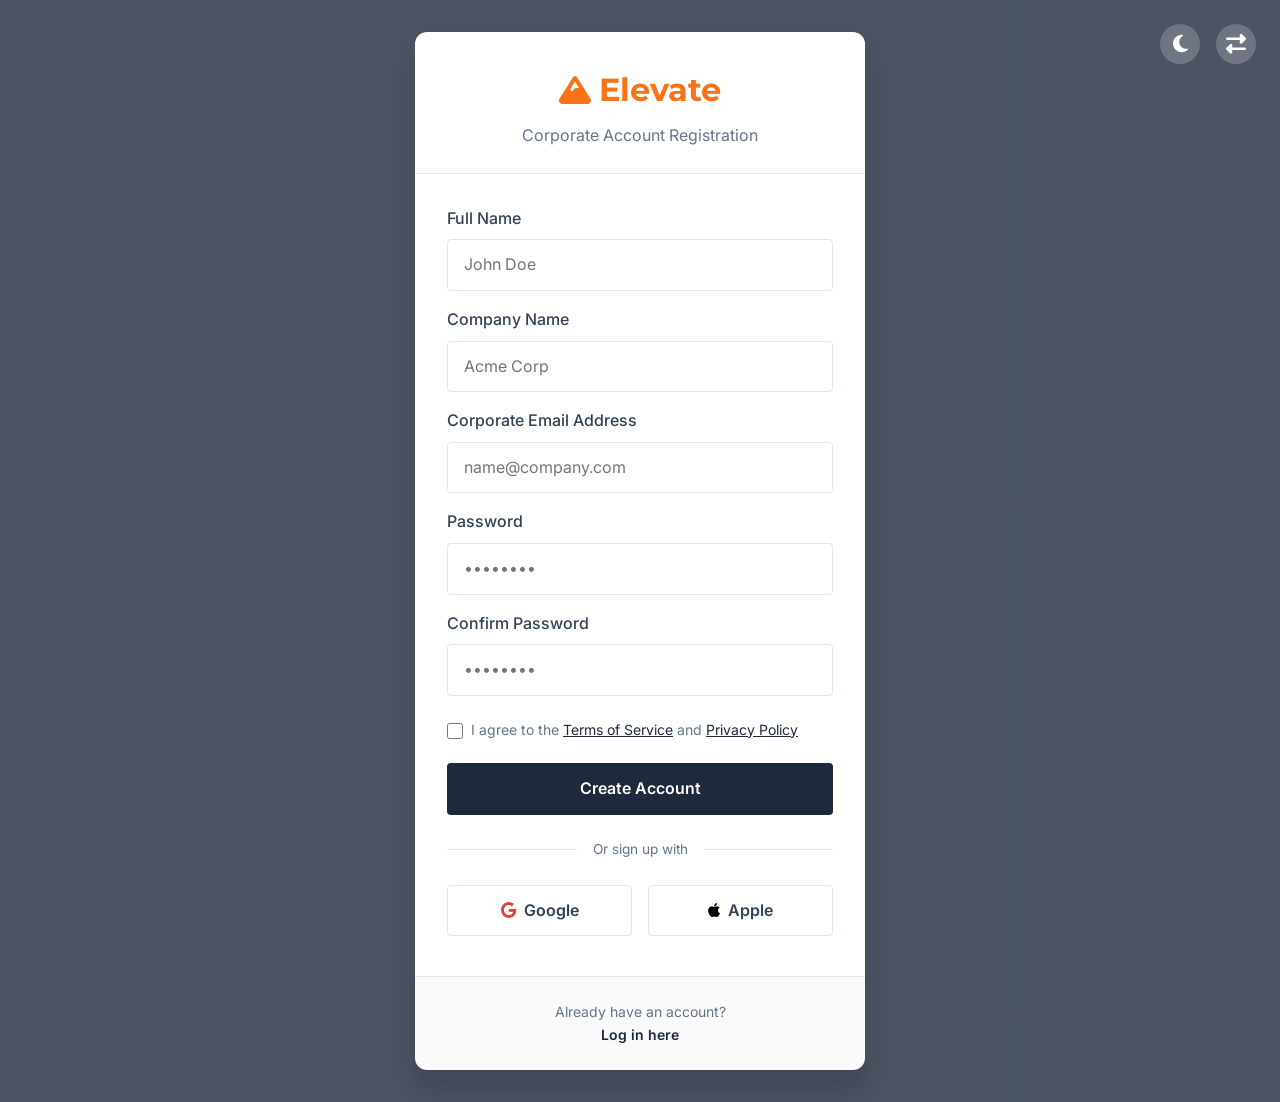
<file: register.html>
<!DOCTYPE html>
<html lang="en" dir="ltr">
<head>
    <meta charset="UTF-8">
    <meta name="viewport" content="width=device-width, initial-scale=1.0">
    <title>Sign Up - Elevate</title>
    <!-- Favicon -->
    <link rel="icon" type="image/svg+xml" href="data:image/svg+xml,<svg xmlns='http://www.w3.org/2000/svg' viewBox='0 0 512 512'><path fill='%23FB923C' d='M256 32c12.5 0 24.1 6.4 30.8 17L503.4 394.4c5.6 8.9 8.6 19.2 8.6 29.7c0 30.9-25 55.9-55.9 55.9L55.9 480C25 480 0 455 0 424.1c0-10.5 3-20.8 8.6-29.7L225.2 49c6.6-10.6 18.3-17 30.8-17zm65 192L256 120.4 176.9 246.5l18.3 24.4c6.4 8.5 19.2 8.5 25.6 0l25.6-34.1c6-8.1 15.5-12.8 25.6-12.8l49 0z'/></svg>">
    <!-- Icons -->
    <link rel="stylesheet" href="https://cdnjs.cloudflare.com/ajax/libs/font-awesome/6.4.0/css/all.min.css">
    <!-- CSS -->
    <link rel="stylesheet" href="assets/css/style.css">
    <link rel="stylesheet" href="assets/css/dark-mode.css">
    <link rel="stylesheet" href="assets/css/rtl.css">
</head>
<body style="display: flex; align-items: center; justify-content: center; min-height: 100vh; background: linear-gradient(rgba(30, 41, 59, 0.8), rgba(30, 41, 59, 0.8)), url('https://images.unsplash.com/photo-1544367567-0f2fcb009e0b?ixlib=rb-4.0.3') center/cover;">

    <div style="background: var(--card-bg); width: 100%; max-width: 450px; border-radius: 12px; box-shadow: var(--shadow-lg); overflow: hidden; margin: 2rem 0;">
        
        <!-- Header -->
        <div style="padding: 2rem 2rem 1.5rem; text-align: center; border-bottom: 1px solid var(--border-color);">
            <a href="index.html" class="nav-brand" style="font-size: 2rem; justify-content: center;"><i class="fa-solid fa-mountain" style="color: var(--secondary); margin-right: 0.5rem;"></i>Elevate</a>
            <p style="color: var(--text-light); margin-top: 0.5rem; margin-bottom: 0;">Corporate Account Registration</p>
        </div>

        <!-- Form -->
        <div style="padding: 2rem;">
            <form action="dashboard-user.html">
                <div class="form-group" style="margin-bottom: 1rem;">
                    <label class="form-label">Full Name</label>
                    <input type="text" class="form-control" required placeholder="John Doe">
                </div>

                <div class="form-group" style="margin-bottom: 1rem;">
                    <label class="form-label">Company Name</label>
                    <input type="text" class="form-control" required placeholder="Acme Corp">
                </div>

                <div class="form-group" style="margin-bottom: 1rem;">
                    <label class="form-label">Corporate Email Address</label>
                    <input type="email" class="form-control" required placeholder="name@company.com">
                </div>
                
                <div class="form-group" style="margin-bottom: 1rem;">
                    <label class="form-label" style="margin-bottom: 0.5rem; display: block;">Password</label>
                    <input type="password" class="form-control" required placeholder="••••••••">
                </div>

                <div class="form-group" style="margin-bottom: 1.5rem;">
                    <label class="form-label" style="margin-bottom: 0.5rem; display: block;">Confirm Password</label>
                    <input type="password" class="form-control" required placeholder="••••••••">
                </div>

                <div class="form-group" style="display: flex; align-items: flex-start; gap: 0.5rem; margin-bottom: 1.5rem;">
                    <input type="checkbox" id="terms" required style="width: 16px; height: 16px; margin-top: 0.2rem;">
                    <label for="terms" style="font-size: 0.875rem; color: var(--text-light); line-height: 1.4;">I agree to the <a href="404.html" style="text-decoration: underline;">Terms of Service</a> and <a href="404.html" style="text-decoration: underline;">Privacy Policy</a></label>
                </div>

                <button type="submit" class="btn btn-primary" style="width: 100%;">Create Account</button>

                <div style="display: flex; align-items: center; margin: 1.5rem 0;">
                    <hr style="flex: 1; border: 0; border-top: 1px solid var(--border-color);">
                    <span style="padding: 0 1rem; color: var(--text-light); font-size: 0.85rem;">Or sign up with</span>
                    <hr style="flex: 1; border: 0; border-top: 1px solid var(--border-color);">
                </div>

                <div style="display: flex; gap: 1rem; margin-bottom: 0.5rem;">
                    <button type="button" class="btn btn-outline" style="flex: 1; display: flex; justify-content: center; gap: 0.5rem; border-color: var(--border-color); color: var(--text-color);"><i class="fa-brands fa-google" style="color: #DB4437;"></i> Google</button>
                    <button type="button" class="btn btn-outline" style="flex: 1; display: flex; justify-content: center; gap: 0.5rem; border-color: var(--border-color); color: var(--text-color);"><i class="fa-brands fa-apple" style="color: #000000;"></i> Apple</button>
                </div>
            </form>
        </div>

        <!-- Footer -->
        <div style="padding: 1.5rem 2rem; background: rgba(0,0,0,0.02); border-top: 1px solid var(--border-color); text-align: center;">
            <p style="font-size: 0.875rem; color: var(--text-light); margin: 0;">Already have an account? <br><a href="login.html" style="font-weight: 600;">Log in here</a></p>
        </div>

    </div>

    <!-- Toggles (floating for this page) -->
    <div style="position: absolute; top: 1.5rem; right: 1.5rem; display: flex; gap: 1rem;">
        <button id="theme-toggle" aria-label="Toggle Dark Mode" style="background: rgba(255,255,255,0.2); border: none; width: 40px; height: 40px; border-radius: 50%; color: white; cursor: pointer;"><i class="fa-solid fa-moon"></i></button>
        <button id="rtl-toggle" aria-label="Toggle RTL" style="background: rgba(255,255,255,0.2); border: none; width: 40px; height: 40px; border-radius: 50%; color: white; cursor: pointer;"><i class="fa-solid fa-right-left"></i></button>
    </div>

    <script src="assets/js/main.js"></script>
</body>
</html>
</file>
<file: assets/css/style.css>
/* 
   Global Variables & CSS Reset
   Primary: Corporate Slate (#0F172A)
   Secondary: Energetic Orange (#F97316)
   Accent: White (#FFFFFF)
*/

@import url('https://fonts.googleapis.com/css2?family=Inter:wght@300;400;500;600;700&family=Montserrat:wght@600;700;800&display=swap');

:root {
    --primary: #1E293B; /* Corporate Slate */
    --secondary: #F97316; /* Energetic Orange */
    --accent: #FFFFFF; /* Pure White */
    
    --bg-color: #F8FAFC;
    --text-color: #334155;
    --text-light: #64748B;
    --border-color: #E2E8F0;
    --card-bg: #FFFFFF;
    
    --font-heading: 'Montserrat', sans-serif;
    --font-body: 'Inter', sans-serif;
    
    --transition-fast: 0.2s ease;
    --transition-normal: 0.3s ease;
    --transition-slow: 0.5s ease;
    
    --shadow-sm: 0 4px 6px rgba(0, 0, 0, 0.05);
    --shadow-md: 0 10px 15px rgba(0, 0, 0, 0.1);
    --shadow-lg: 0 20px 25px rgba(0, 0, 0, 0.15);
}

/* Reset */
*, *::before, *::after {
    box-sizing: border-box;
    margin: 0;
    padding: 0;
}

html, body {
    overflow-x: hidden;
    max-width: 100%;
    position: relative;
    scroll-behavior: smooth;
    font-size: 16px;
}

body {
    font-family: var(--font-body);
    background-color: var(--bg-color);
    color: var(--text-color);
    line-height: 1.6;
}

/* Typography */
h1, h2, h3, h4, h5, h6 {
    font-family: var(--font-heading);
    color: var(--primary);
    line-height: 1.2;
    margin-bottom: 1rem;
}

h1 { font-size: clamp(2.5rem, 5vw, 4rem); }
h2 { font-size: clamp(2rem, 4vw, 3rem); }
h3 { font-size: clamp(1.5rem, 3vw, 2.25rem); }

p {
    margin-bottom: 1rem;
}

a {
    color: var(--primary);
    text-decoration: none;
    transition: color var(--transition-fast);
}

a:hover {
    color: var(--secondary);
}

img, picture, video, canvas, svg {
    display: block;
    max-width: 100%;
}

ul, ol {
    list-style: none;
}

button, input, textarea, select {
    font: inherit;
}

/* Container & Grid */
.container {
    width: 100%;
    margin-inline: auto;
    padding-inline: 1.5rem;
    max-width: 1200px;
}

.grid {
    display: grid;
    gap: 2rem;
}

.responsive-about-grid {
    display: grid;
    grid-template-columns: 1fr 1fr;
    align-items: center;
    gap: 5rem;
}

/* Buttons */
.btn {
    display: inline-flex;
    align-items: center;
    justify-content: center;
    padding: 0.75rem 2rem;
    font-weight: 600;
    border-radius: 4px;
    cursor: pointer;
    transition: all var(--transition-normal);
    border: 1px solid transparent;
}

.btn-primary {
    background-color: var(--primary);
    color: var(--accent);
}

.btn-primary:hover {
    background-color: var(--secondary);
    color: white !important;
}

.btn-secondary {
    background-color: var(--secondary);
    color: white;
}

.btn-secondary:hover {
    background-color: var(--primary);
    color: white !important;
}

.btn-outline {
    background-color: transparent;
    border-color: var(--primary);
    color: var(--primary);
}

.btn-outline:hover {
    background-color: var(--primary);
    color: var(--accent) !important;
}

/* Utility Classes */
.bg-dark {
    background-color: var(--primary) !important;
    color: white !important;
}

.bg-dark h1, 
.bg-dark h2, 
.bg-dark h3, 
.bg-dark h4, 
.bg-dark h5, 
.bg-dark h6 {
    color: white !important;
}

.bg-dark p {
    color: rgba(245, 242, 232, 0.8) !important;
}

.bg-dark .btn-outline {
    border-color: white !important;
    color: white !important;
}

.bg-dark .btn-outline:hover {
    background: white !important;
    color: var(--primary) !important;
}

.mobile-only {
    display: none !important;
}

.desktop-only {
    display: inline-flex !important;
}

/* Header / Navbar */
.navbar {
    position: fixed;
    top: 0;
    left: 0;
    width: 100%;
    background-color: var(--card-bg);
    padding: 1rem 0;
    z-index: 1000;
    box-shadow: var(--shadow-sm);
    transition: background-color var(--transition-normal);
}

.navbar .container {
    display: flex;
    justify-content: space-between;
    align-items: center;
}

.nav-brand {
    font-family: var(--font-heading);
    font-size: 1.5rem;
    font-weight: 700;
    color: var(--secondary);
    display: flex;
    align-items: center;
}

.nav-links {
    display: flex;
    gap: 1.5rem;
    align-items: center;
}

.nav-links a {
    font-weight: 500;
    color: var(--text-color);
    white-space: nowrap;
}

.nav-links a:hover,
.nav-links a.active {
    color: var(--secondary);
}

.nav-links a.active {
    position: relative;
}

.nav-links a.active::after {
    content: '';
    position: absolute;
    bottom: -5px;
    left: 0;
    width: 100%;
    height: 2px;
    background-color: var(--secondary);
}

/* Navigation Dropdown */
.nav-dropdown {
    position: relative;
    display: inline-block;
}

.dropdown-menu {
    display: none;
    position: absolute;
    top: 100%;
    left: 0;
    background: var(--card-bg);
    min-width: 220px;
    border-radius: 8px;
    box-shadow: var(--shadow-md);
    z-index: 100;
    flex-direction: column;
    overflow: hidden;
    padding: 0.5rem 0;
}

.nav-dropdown:hover .dropdown-menu {
    display: flex;
}

.dropdown-menu a {
    padding: 0.75rem 1.5rem !important;
    font-size: 0.95rem;
    font-weight: 500;
    width: 100%;
    display: block;
    transition: all 0.2s ease-in-out;
}

.dropdown-menu a:hover,
.dropdown-menu a.active {
    background-color: var(--primary) !important;
    color: var(--secondary) !important;
    padding-left: 2rem !important; /* slight inward nudge */
}

/* Mobile Nav Toggle Support */
.nav-dropdown.active .dropdown-menu {
    display: flex;
}

.nav-controls {
    display: flex;
    align-items: center;
    gap: 1rem;
}

.nav-controls button,
#theme-toggle,
#rtl-toggle {
    background: none;
    border: none;
    cursor: pointer;
    font-size: 1.25rem;
    color: var(--primary);
    width: 40px;
    height: 40px;
    display: flex;
    align-items: center;
    justify-content: center;
    transition: all var(--transition-fast);
    border-radius: 50%;
}

.nav-controls button:hover,
#theme-toggle:hover,
#rtl-toggle:hover {
    background-color: rgba(249, 115, 22, 0.1);
    color: var(--secondary) !important;
}

.hamburger {
    display: none;
    background: none;
    border: none;
    cursor: pointer;
    font-size: 1.5rem;
    color: var(--primary);
}

/* Mobile Nav */
@media (max-width: 1200px) {
    .nav-links {
        display: none;
        flex-direction: column;
        position: absolute;
        top: 100%;
        left: 0;
        width: 100%;
        background-color: var(--bg-color);
        padding: 2.5rem 1.5rem;
        box-shadow: var(--shadow-md);
        gap: 2rem;
        align-items: center;
        text-align: center;
    }
    
    .nav-links.active {
        display: flex;
    }
    
    .nav-dropdown {
        width: 100%;
        display: flex;
        flex-direction: column;
        align-items: center;
    }
    
    .nav-dropdown:hover .dropdown-menu {
        display: none; /* Disable hover on mobile */
    }
    
    .dropdown-menu {
        position: static;
        box-shadow: none;
        background: transparent;
        padding: 1rem 0 0 0;
        width: 100%;
        display: none;
        align-items: center;
    }
    
    .nav-dropdown.active .dropdown-menu {
        display: flex;
    }

    .nav-links a.active::after {
        left: 50%;
        transform: translateX(-50%);
        bottom: -2px;
    }
    
    .nav-controls {
        gap: 0.75rem;
    }

    .nav-controls .btn-sm {
        padding: 0.5rem 1rem;
        font-size: 0.85rem;
    }
    
    .hamburger {
        display: block;
        z-index: 1001;
        margin-left: 0.5rem;
    }

    .mobile-only {
        display: inline-flex !important;
    }

    /* Mobile nav login button: override inline width:100% and dark btn-primary */
    .nav-links .btn.mobile-only {
        width: auto !important;
        background-color: var(--secondary) !important;
        color: var(--primary) !important;
        border-color: var(--secondary) !important;
        margin-top: 0.5rem;
        padding: 0.6rem 2rem;
    }

    .nav-links .btn.mobile-only:hover {
        background-color: var(--primary) !important;
        color: var(--accent) !important;
        border-color: var(--primary) !important;
    }

    .desktop-only {
        display: none !important;
    }
}

/* Hero Sections */
.hero {
    min-height: 100vh;
    display: flex;
    align-items: center;
    padding-top: 80px;
    background-size: cover;
    background-position: center;
    position: relative;
    color: var(--accent);
}

.hero::before {
    content: '';
    position: absolute;
    top: 0;
    left: 0;
    width: 100%;
    height: 100%;
    background: linear-gradient(rgba(15, 42, 29, 0.85), rgba(15, 42, 29, 0.7));
    z-index: 1;
}

.hero .container {
    position: relative;
    z-index: 2;
}

.hero-content {
    max-width: 800px;
}

.hero h1 {
    color: var(--accent);
    margin-bottom: 1.5rem;
}

.hero-subtitle {
    font-size: 1.25rem;
    margin-bottom: 2rem;
    color: #E2DFD5;
    max-width: 600px;
}

.hero-actions {
    display: flex;
    gap: 1rem;
    flex-wrap: wrap;
}

/* Sections */
.section {
    padding: 6rem 0;
}

.bg-light {
    background-color: #F1F5F9; /* Very extremely light slate */
}

.section-header {
    text-align: center;
    margin-bottom: 4rem;
}

.section-header h2 {
    margin-bottom: 1rem;
}

.section-header p {
    color: var(--text-light);
    max-width: 600px;
    margin-inline: auto;
}

/* Feature Cards */
.feature-card {
    background: var(--card-bg);
    padding: 2.5rem;
    border-radius: 8px;
    box-shadow: var(--shadow-sm);
    transition: transform var(--transition-normal);
    text-align: center;
}

.feature-card:hover {
    transform: translateY(-5px);
    box-shadow: var(--shadow-md);
}

.feature-card .icon {
    height: 60px;
    width: 60px;
    border-radius: 50%;
    background: var(--primary);
    color: var(--secondary);
    display: flex;
    align-items: center;
    justify-content: center;
    font-size: 1.5rem;
    margin: 0 auto 1.5rem;
}

.feature-card p {
    color: var(--text-light);
    font-size: 0.95rem;
}

/* Activity Cards */
.activity-card {
    background: var(--card-bg);
    border-radius: 12px;
    overflow: hidden;
    box-shadow: var(--shadow-md);
    transition: transform var(--transition-normal);
    display: flex;
    flex-direction: column;
}

.activity-card:hover {
    transform: translateY(-5px);
    box-shadow: var(--shadow-lg);
}

.activity-card .card-img {
    height: 240px;
    overflow: hidden;
    position: relative;
}

.activity-card .card-img img {
    width: 100%;
    height: 100%;
    object-fit: cover;
    transition: transform var(--transition-slow);
}

.activity-card:hover .card-img img {
    transform: scale(1.05);
}

.activity-card .badge {
    position: absolute;
    top: 1rem;
    right: 1rem;
    background: var(--secondary);
    color: var(--primary);
    padding: 0.25rem 0.75rem;
    border-radius: 20px;
    font-weight: 600;
    font-size: 0.85rem;
    z-index: 10;
}

.activity-card .card-content {
    padding: 2rem;
    flex-grow: 1;
    display: flex;
    flex-direction: column;
}

.activity-card .meta {
    display: flex;
    gap: 1rem;
    color: var(--text-light);
    font-size: 0.85rem;
    margin-bottom: 1rem;
    font-weight: 500;
}

.activity-card hr {
    border: 0;
    border-top: 1px solid var(--border-color);
    margin-bottom: 1.5rem;
}

/* CTA Section */
.cta-section {
    background-color: var(--primary);
    color: var(--accent);
    text-align: center;
    position: relative;
    overflow: hidden;
}

.cta-section::before {
    content: '';
    position: absolute;
    top: -50%;
    left: -10%;
    width: 40%;
    height: 200%;
    background: var(--accent);
    opacity: 0.05;
    transform: rotate(15deg);
}

.cta-section h2 {
    color: var(--accent);
    margin-bottom: 1rem;
}

.cta-section p {
    font-size: 1.25rem;
    max-width: 600px;
    margin: 0 auto 2.5rem;
    color: rgba(245, 242, 232, 0.8);
}

/* Footer Section */
.footer {
    background-color: #020617; /* Darker than primary slate for contrast */
    color: var(--accent);
    padding: 4rem 0 0 0;
    border-top: 1px solid rgba(255, 255, 255, 0.1);
}

.footer-grid {
    display: grid;
    grid-template-columns: repeat(auto-fit, minmax(200px, 1fr));
    gap: 3rem;
    margin-bottom: 3rem;
}

.footer h4 {
    color: var(--secondary);
    margin-bottom: 1.5rem;
    font-size: 1.125rem;
}

.footer-links ul {
    display: flex;
    flex-direction: column;
    gap: 0.75rem;
}

.footer a {
    color: var(--accent);
    display: inline-block;
    transition: all var(--transition-normal);
}

/* Pricing Card Enhancements */
.pricing-card {
    flex: 0 1 350px;
    background: var(--card-bg);
    padding: 3rem;
    border-radius: 12px;
    border: 1px solid var(--border-color);
    box-shadow: var(--shadow-sm);
    text-align: center;
    display: flex;
    flex-direction: column;
    transition: all 0.3s cubic-bezier(0.4, 0, 0.2, 1);
    position: relative;
    overflow: hidden;
}

.pricing-card:hover {
    transform: translateY(-10px);
    box-shadow: 0 20px 40px rgba(0,0,0,0.15);
    border-color: var(--secondary);
}

/* Shine effect on hover */
.pricing-card::after {
    content: '';
    position: absolute;
    top: -100%;
    left: -100%;
    width: 200%;
    height: 200%;
    background: linear-gradient(
        45deg,
        transparent,
        rgba(255, 255, 255, 0.03),
        transparent
    );
    transition: all 0.6s ease;
    pointer-events: none;
}

.pricing-card:hover::after {
    top: 50%;
    left: 50%;
}

.pricing-card.featured {
    background: var(--primary);
    color: var(--accent);
    box-shadow: var(--shadow-lg);
    z-index: 1;
    transform: scale(1.05);
    border: none;
}

.pricing-card.featured:hover {
    transform: scale(1.08) translateY(-10px);
    box-shadow: 0 25px 50px rgba(15, 42, 29, 0.3);
}

.pricing-card.featured * {
    color: var(--accent);
}

.pricing-card.featured .fa-check {
    color: var(--secondary) !important;
}

.pricing-card.featured .amount {
    color: var(--secondary);
}

.pricing-card.featured .btn-secondary {
    background-color: var(--secondary);
    color: var(--primary) !important;
}

.pricing-card.featured .btn-secondary:hover {
    background-color: var(--accent);
    color: var(--primary) !important;
}

.pricing-card.featured .subtitle {
    color: rgba(245, 242, 232, 0.7);
}

.pricing-card h3 {
    font-size: 1.5rem;
    margin-bottom: 0.5rem;
}

.pricing-card .amount {
    font-size: 3.5rem;
    font-weight: 700;
    color: var(--primary);
    margin-bottom: 0.5rem;
    font-family: var(--font-heading);
}

.pricing-card .subtitle {
    color: var(--text-light);
    font-size: 0.875rem;
    margin-bottom: 2rem;
}

.pricing-card .features-list {
    text-align: left;
    margin-bottom: 2.5rem;
    display: flex;
    flex-direction: column;
    gap: 1rem;
    flex-grow: 1;
}

.pricing-card .features-list li {
    display: flex;
    align-items: flex-start;
}

.pricing-card .features-list i {
    margin-top: 3px;
    margin-right: 0.75rem;
    font-size: 0.9rem;
}


/* Activity Filters */
.filter-bar {
    display: flex;
    justify-content: space-between;
    align-items: center;
    margin-bottom: 3rem;
    flex-wrap: wrap;
    gap: 1.5rem;
    padding: 1.25rem;
    background: var(--card-bg);
    border-radius: 10px;
    box-shadow: var(--shadow-sm);
    border: 1px solid rgba(0,0,0,0.05);
}

.filter-controls {
    display: flex;
    gap: 1rem;
    flex-wrap: wrap;
    flex: 1;
}

.filter-info {
    font-weight: 600;
    color: var(--text-light);
    white-space: nowrap;
}

@media (max-width: 991px) {
    .filter-bar {
        display: none !important;
    }

    .responsive-about-grid {
        display: flex;
        flex-direction: column;
        gap: 3rem;
        text-align: center;
    }

    .responsive-about-grid .grid-img-container {
        order: -1;
        width: 100%;
    }

    .responsive-about-grid .grid-img-container img {
        height: 350px !important;
    }

    .responsive-about-grid ul {
        display: flex !important;
        flex-direction: column;
        align-items: flex-start;
        width: fit-content;
        margin-left: auto;
        margin-right: auto;
        text-align: left;
        gap: 1rem;
    }

    .stats-flex {
        display: flex !important;
        align-items: center;
        justify-content: center;
        text-align: center;
        margin-left: auto;
        margin-right: auto;
        width: 100%;
        gap: 2rem;
    }
}

.footer a:hover {
    color: var(--secondary);
    transform: translateX(5px);
}

.footer-contact ul {
    display: flex;
    flex-direction: column;
    gap: 1.25rem;
    color: rgba(245, 242, 232, 0.7);
}

.footer-contact ul li {
    display: flex;
    align-items: flex-start;
    gap: 0.85rem;
    line-height: 1.5;
}

.footer-contact i {
    color: var(--secondary);
    width: 20px;
    margin-top: 0.25rem;
    text-align: center;
    flex-shrink: 0;
}

.socials {
    display: flex;
    gap: 1.25rem;
    font-size: 1.25rem;
}

.socials a {
    color: var(--accent);
    transition: all var(--transition-fast);
    display: inline-block;
}

.socials a:hover {
    color: var(--secondary) !important;
    transform: translateY(-3px);
}

.footer-bottom {
    border-top: 1px solid rgba(245, 242, 232, 0.1);
    padding: 2rem 0;
    display: flex;
    justify-content: space-between;
    align-items: center;
    flex-wrap: wrap;
    gap: 1rem;
    color: rgba(245, 242, 232, 0.5);
    font-size: 0.875rem;
}

.legal-links {
    display: flex;
    gap: 1.5rem;
}

/* Forms Input */
.form-group {
    margin-bottom: 1.5rem;
}

.form-label {
    display: block;
    margin-bottom: 0.5rem;
    font-weight: 500;
    color: var(--text-color);
}

.form-control {
    width: 100%;
    padding: 0.75rem 1rem;
    border: 1px solid var(--border-color);
    border-radius: 4px;
    background-color: var(--card-bg);
    color: var(--text-color);
    transition: border-color var(--transition-fast);
}

.form-control:focus {
    outline: none;
    border-color: var(--secondary);
}

/* --- Expanded Home 1 Components --- */

/* Logo Cloud */
.logo-cloud {
    display: flex;
    flex-wrap: wrap;
    align-items: center;
    justify-content: center;
    gap: 4rem;
    padding: 2rem 0;
    opacity: 0.5;
}

.logo-cloud i {
    font-size: 3rem;
    color: var(--primary);
}


.stat-card h3 {
    font-size: 3.5rem;
    color: var(--secondary);
    margin-bottom: 0.5rem;
    font-family: var(--font-heading);
}

.stat-card p {
    font-weight: 600;
    text-transform: uppercase;
    letter-spacing: 1.5px;
    font-size: 0.85rem;
    color: var(--text-light);
}

/* The Elevate Process */
.process-grid {
    display: flex;
    flex-wrap: wrap;
    gap: 3rem;
    counter-reset: step;
    justify-content: center;
}

.process-step {
    flex: 0 1 280px;
    position: relative;
    padding: 4.5rem 2rem 3rem;
    background: var(--card-bg);
    border-radius: 12px;
    border: 1px solid var(--border-color);
    text-align: center;
    transition: all var(--transition-normal);
    color: white;
    background-size: cover;
    background-position: center;
}

.process-step:hover {
    transform: translateY(-10px);
    box-shadow: var(--shadow-lg);
}

.process-step::before {
    counter-increment: step;
    content: "0" counter(step);
    position: absolute;
    top: -1.25rem;
    left: 50%;
    transform: translateX(-50%);
    background: var(--secondary);
    color: var(--primary);
    width: 45px;
    height: 45px;
    border-radius: 50%;
    display: flex;
    align-items: center;
    justify-content: center;
    font-weight: 700;
    font-family: var(--font-heading);
    box-shadow: var(--shadow-sm);
    z-index: 3; /* Always on top of everything */
}

.process-step h4 {
    margin-bottom: 0.75rem;
    color: white;
    position: relative;
    z-index: 2;
    font-size: 1.25rem;
}

.process-step p {
    color: rgba(255, 255, 255, 0.9);
    position: relative;
    z-index: 2;
    line-height: 1.6;
}

/* Testimonials */
.testimonials-grid {
    display: grid;
    grid-template-columns: repeat(auto-fit, minmax(350px, 1fr));
    gap: 2rem;
    justify-content: center;
}

.testimonial-card {
    background: white;
    padding: 3rem;
    border-radius: 16px;
    box-shadow: var(--shadow-md);
    position: relative;
    border: 1px solid var(--border-color);
    display: flex;
    flex-direction: column;
}

.testimonial-card::after {
    content: "\f10e";
    font-family: "Font Awesome 6 Free";
    font-weight: 900;
    position: absolute;
    top: 2rem;
    right: 2.5rem;
    font-size: 2.5rem;
    color: rgba(201, 164, 76, 0.1);
}

.testimonial-text {
    font-style: italic;
    margin-bottom: 2rem;
    line-height: 1.8;
    color: var(--text-color);
    font-size: 1.1rem;
    flex-grow: 1;
}

.testimonial-author {
    display: flex;
    align-items: center;
    gap: 1.25rem;
}

.author-img {
    width: 60px;
    height: 60px;
    border-radius: 50%;
    object-fit: cover;
    border: 2px solid var(--secondary);
}

.author-info h5 {
    font-size: 1.125rem;
    margin-bottom: 0.25rem;
    color: var(--primary);
}

.author-info p {
    font-size: 0.875rem;
    color: var(--secondary);
    font-weight: 600;
    margin: 0;
}

/* Adventure Featured Cards (Home 2) */
.adventure-card {
    background: var(--card-bg);
    padding: 3rem 2rem;
    border-radius: 16px;
    box-shadow: var(--shadow-sm);
    transition: all var(--transition-normal);
    display: flex;
    flex-direction: column;
    align-items: center;
    justify-content: center;
    text-align: center;
    border: 1px solid var(--border-color);
    position: relative;
    overflow: hidden;
    background-size: cover;
    background-position: center;
    color: white;
    min-height: 380px;
}

.adventure-card::before {
    content: '';
    position: absolute;
    top: 0;
    left: 0;
    width: 100%;
    height: 100%;
    background: linear-gradient(rgba(15, 42, 29, 0.75), rgba(15, 42, 29, 0.9));
    z-index: 1;
    transition: background var(--transition-normal);
}

.adventure-card:hover {
    transform: translateY(-10px);
    box-shadow: var(--shadow-lg);
    border-color: var(--secondary);
}

.adventure-card:hover::before {
    background: linear-gradient(rgba(15, 42, 29, 0.65), rgba(15, 42, 29, 0.85));
}

.adventure-card > * {
    position: relative;
    z-index: 2;
}

.adventure-card h4 {
    color: var(--secondary);
    margin-bottom: 1rem;
    font-size: 1.5rem;
}

.adventure-card p {
    color: rgba(255, 255, 255, 0.9);
    font-size: 1rem;
    margin-bottom: 0;
    line-height: 1.6;
}

/* FAQ Accordion */
.faq-container {
    display: flex;
    flex-direction: column;
    gap: 1.25rem;
}


.faq-item {
    background: var(--card-bg);
    border-radius: 12px;
    border: 1px solid var(--border-color);
    transition: all var(--transition-normal);
    overflow: hidden;
}

.faq-item:hover {
    border-color: var(--secondary);
    box-shadow: var(--shadow-sm);
}

.faq-item.active {
    border-color: var(--secondary);
    box-shadow: var(--shadow-md);
}

.faq-question {
    width: 100%;
    padding: 1.75rem 2rem;
    display: flex;
    justify-content: space-between;
    align-items: center;
    background: none;
    border: none;
    cursor: pointer;
    text-align: left;
    color: var(--primary);
    font-family: var(--font-heading);
    font-size: 1.125rem;
    font-weight: 700;
    transition: color var(--transition-fast);
}

.faq-item.active .faq-question {
    color: var(--secondary);
}

.faq-question i {
    font-size: 1rem;
    transition: transform var(--transition-normal);
    color: var(--secondary);
}

.faq-item.active .faq-question i {
    transform: rotate(180deg);
}

.faq-answer {
    max-height: 0;
    overflow: hidden;
    transition: max-height 0.4s cubic-bezier(0.4, 0, 0.2, 1), padding 0.4s ease;
    padding: 0 2rem;
}

.faq-item.active .faq-answer {
    max-height: 500px; /* Large enough for most answers */
    padding-bottom: 2rem;
}

.faq-answer p {
    color: var(--text-light);
    margin: 0;
    line-height: 1.7;
}
 
 /* Timeline Styles */
 .year-badge {
     display: inline-block;
     padding: 0.25rem 1rem;
     background: var(--secondary);
     color: white;
     border-radius: 50px;
     font-weight: 600;
     font-size: 0.85rem;
     margin-bottom: 1rem;
     transition: all var(--transition-normal);
 }

/* ======== SCROLL TO TOP BUTTON ======== */
#scroll-to-top {
    position: fixed;
    bottom: 2rem;
    right: 2rem;
    width: 48px;
    height: 48px;
    border-radius: 50%;
    background: linear-gradient(135deg, var(--secondary), #b8882e);
    color: var(--primary);
    border: none;
    cursor: pointer;
    display: flex;
    align-items: center;
    justify-content: center;
    font-size: 1.1rem;
    z-index: 9999;
    box-shadow: 0 4px 15px rgba(201, 164, 76, 0.4);
    opacity: 0;
    visibility: hidden;
    transform: translateY(12px);
    transition: opacity var(--transition-normal),
                visibility var(--transition-normal),
                transform var(--transition-normal),
                box-shadow var(--transition-normal);
}

#scroll-to-top.visible {
    opacity: 1;
    visibility: visible;
    transform: translateY(0);
}

#scroll-to-top:hover {
    box-shadow: 0 6px 24px rgba(201, 164, 76, 0.6);
    transform: translateY(-3px);
}

#scroll-to-top:active {
    transform: translateY(0) scale(0.95);
}
</file>
<file: assets/css/dark-mode.css>
/* Dark Mode Variables and Overrides */

body.dark-mode {
    --bg-color: #0F172A; /* Slate 900 */
    --text-color: #F8FAFC; /* Slate 50 */
    --text-light: #94A3B8; /* Slate 400 */
    --border-color: #334155; /* Slate 700 */
    --card-bg: #1E293B; /* Slate 800 */
    
    --primary: #F97316; /* Orange becomes primary highlight in dark mode */
    --secondary: #38BDF8; /* Sky Blue */
}

body.dark-mode h1, 
body.dark-mode h2, 
body.dark-mode h3, 
body.dark-mode h4, 
body.dark-mode h5, 
body.dark-mode h6 {
    color: var(--text-color);
}

body.dark-mode .nav-brand,
body.dark-mode .nav-brand i {
    color: var(--primary) !important;
}

body.dark-mode .navbar {
    background-color: var(--bg-color);
    box-shadow: 0 4px 6px rgba(0,0,0,0.3);
}

body.dark-mode .nav-links a {
    color: var(--text-color);
}

body.dark-mode .nav-links a:hover {
    color: var(--primary);
}

body.dark-mode .nav-controls button,
body.dark-mode .hamburger {
    color: var(--primary);
}

body.dark-mode .btn-primary {
    background-color: var(--primary);
    color: #0F172A; /* Dark slate text for high contrast */
}

body.dark-mode .btn-primary:hover {
    background-color: var(--secondary);
    color: #0F172A !important;
}

body.dark-mode .btn-secondary {
    background-color: var(--secondary);
    color: #0F172A;
}

body.dark-mode .btn-secondary:hover {
    background-color: var(--primary);
    color: #0F172A !important;
}

body.dark-mode .btn-outline {
    border-color: var(--primary);
    color: var(--primary);
}

body.dark-mode .btn-outline:hover {
    background-color: var(--primary);
    color: #0F172A !important;
}

body.dark-mode .footer {
    background-color: #020617; /* Slate 950 */
}

body.dark-mode .footer h4 {
    color: var(--primary); /* Brand Orange highlight in dark mode */
}

body.dark-mode .bg-light {
    background-color: #0B1120; /* Darker slate for alternating sections */
}

body.dark-mode .testimonial-card,
body.dark-mode .process-step {
    background-color: var(--card-bg);
    border-color: var(--border-color);
}

body.dark-mode .testimonial-text {
    color: var(--text-color);
}

body.dark-mode .testimonial-card::after {
    color: rgba(249, 115, 22, 0.1);
}

body.dark-mode .author-info h5 {
    color: var(--primary);
}

body.dark-mode .logo-cloud i {
    color: var(--text-light);
    opacity: 0.8;
}

body.dark-mode .year-badge {
    background-color: var(--primary);
    color: #0F172A;
}

body.dark-mode #scroll-to-top {
    background: linear-gradient(135deg, var(--primary), #EA580C);
    color: #0F172A;
    box-shadow: 0 4px 15px rgba(249, 115, 22, 0.3);
}

body.dark-mode #scroll-to-top:hover {
    box-shadow: 0 6px 24px rgba(249, 115, 22, 0.5);
}
</file>
<file: assets/css/rtl.css>
/* RTL Layout Adjustments */

html[dir="rtl"] {
    text-align: right;
}

html[dir="rtl"] body {
    direction: rtl;
}

/* Adjust margins and paddings for RTL */
html[dir="rtl"] .nav-links {
    margin-right: auto;
    margin-left: 0;
}

@media (max-width: 991px) {
    html[dir="rtl"] .nav-links {
        right: auto;
        left: -100%;
        transition: left var(--transition-normal);
    }

    html[dir="rtl"] .nav-links.active {
        left: 0;
    }
}

/* Margin utilities reversal */
html[dir="rtl"] .ml-auto {
    margin-right: auto;
    margin-left: 0 !important;
}

html[dir="rtl"] .mr-auto {
    margin-left: auto;
    margin-right: 0 !important;
}

/* Padding utilities reversal */
html[dir="rtl"] .pl-1 { padding-right: 0.25rem; padding-left: 0; }
html[dir="rtl"] .pr-1 { padding-left: 0.25rem; padding-right: 0; }
/* Add more as needed based on classes used */

/* Icons usually need mirroring if they are directional (like arrows) */
html[dir="rtl"] .icon-arrow-right {
    transform: scaleX(-1);
}

html[dir="rtl"] .icon-arrow-left {
    transform: scaleX(-1);
}

/* Scroll to top button position for RTL */
html[dir="rtl"] #scroll-to-top {
    right: auto;
    left: 2rem;
}
</file>
<file: assets/css/dashboard.css>
/* Dashboard Layout & Styling */

.dashboard-layout {
    display: flex;
    min-height: 100vh;
    background-color: var(--bg-color);
}

/* Sidebar */
.sidebar {
    width: 280px;
    background-color: var(--card-bg);
    border-right: 1px solid var(--border-color);
    display: flex;
    flex-direction: column;
    position: fixed;
    top: 0;
    left: 0;
    height: 100vh;
    z-index: 100;
    transition: transform var(--transition-normal);
}

.sidebar-brand {
    padding: 1.5rem 2rem;
    font-size: 1.5rem;
    border-bottom: 1px solid var(--border-color);
    display: flex;
    justify-content: space-between;
    align-items: center;
}

.sidebar-close {
    display: none;
    background: none;
    border: none;
    color: var(--text-light);
    font-size: 1.25rem;
    cursor: pointer;
    padding: 0.5rem;
}

.sidebar-nav {
    padding: 1.5rem 0;
    flex-grow: 1;
    overflow-y: auto;
}

.sidebar-nav ul {
    display: flex;
    flex-direction: column;
    gap: 0.5rem;
}

.sidebar-nav a {
    display: flex;
    align-items: center;
    gap: 1rem;
    padding: 0.75rem 2rem;
    color: var(--text-light);
    font-weight: 500;
    transition: all var(--transition-fast);
}

.sidebar-nav a:hover, .sidebar-nav a.active {
    color: var(--primary);
    background-color: rgba(201, 164, 76, 0.1);
    border-left: 4px solid var(--secondary);
}

.sidebar-nav i {
    width: 20px;
    text-align: center;
}

.sidebar-footer {
    padding: 1.5rem 2rem;
    border-top: 1px solid var(--border-color);
}

/* Main Content */
.dashboard-main {
    flex-grow: 1;
    margin-left: 280px;
    padding: 2rem 3rem;
    max-width: calc(100vw - 280px);
}

/* Dashboard Header */
.dash-header {
    display: flex;
    justify-content: space-between;
    align-items: center;
    margin-bottom: 2rem;
    padding-bottom: 1rem;
    border-bottom: 1px solid var(--border-color);
    gap: 1rem;
}

.dash-user-profile {
    display: flex;
    align-items: center;
    gap: 1rem;
}

.dash-avatar {
    width: 40px;
    height: 40px;
    border-radius: 50%;
    background-color: var(--primary);
    color: var(--accent);
    display: flex;
    align-items: center;
    justify-content: center;
    font-weight: 600;
}

/* Dashboard Cards/Widgets */
.dash-card {
    background: var(--card-bg);
    border-radius: 8px;
    padding: 1.5rem;
    box-shadow: var(--shadow-sm);
    border: 1px solid var(--border-color);
}

.dash-card-header {
    display: flex;
    justify-content: space-between;
    align-items: center;
    margin-bottom: 1.5rem;
}

.dash-card-header h3 {
    margin-bottom: 0;
    font-size: 1.25rem;
}

/* Tables */
.table-responsive {
    width: 100%;
    overflow-x: auto;
    -webkit-overflow-scrolling: touch;
    margin-bottom: 1rem;
}

.dash-table {
    width: 100%;
    border-collapse: collapse;
    min-width: 600px; /* Force minimum width for horizontal scroll if too many columns */
}

.dash-table th, .dash-table td {
    padding: 1rem;
    text-align: left;
    border-bottom: 1px solid var(--border-color);
}

.dash-table th {
    font-weight: 600;
    color: var(--text-light);
    background-color: rgba(0,0,0,0.02);
}

/* Status Badges */
.status-badge {
    padding: 0.25rem 0.75rem;
    border-radius: 20px;
    font-size: 0.85rem;
    font-weight: 600;
}

.status-valid { background: #E8F5E9; color: #2E7D32; }
.status-pending { background: #FFF3E0; color: #E65100; }
.status-action { background: #FFEBEE; color: #C62828; }

/* Responsive Dashboard */
.sidebar-toggle {
    display: none;
    background: none;
    border: none;
    font-size: 1.5rem;
    color: var(--primary);
    cursor: pointer;
}

@media(max-width: 991px) {
    .sidebar {
        width: 260px;
        transform: translateX(-100%);
    }
    
    .sidebar.active {
        transform: translateX(0);
        box-shadow: var(--shadow-lg);
    }
    
    .sidebar-close {
        display: block;
    }

    .dashboard-main {
        margin-left: 0;
        max-width: 100vw;
        padding: 1.5rem;
    }
    
    .sidebar-toggle {
        display: block;
    }

    .dash-card-header {
        flex-direction: column;
        align-items: flex-start;
        gap: 1rem;
    }

    .dash-card-header > div {
        width: 100%;
        display: flex;
        gap: 0.5rem;
        flex-wrap: wrap;
    }
}

@media (max-width: 576px) {
    .dash-header {
        flex-direction: column;
        align-items: flex-start;
        gap: 1.5rem;
    }

    .dash-header > div:last-child {
        width: 100%;
        justify-content: space-between;
    }

    .sidebar {
        width: 85%;
        max-width: 300px;
    }
}

/* Sidebar Backdrop */
.sidebar-overlay {
    position: fixed;
    top: 0;
    left: 0;
    width: 100%;
    height: 100%;
    background: rgba(0, 0, 0, 0.5);
    z-index: 90;
    opacity: 0;
    visibility: hidden;
    transition: all var(--transition-normal);
}

.sidebar-overlay.active {
    opacity: 1;
    visibility: visible;
}

/* Dark mode specific for dashboard */
body.dark-mode .sidebar-nav a:hover, 
body.dark-mode .sidebar-nav a.active {
    background-color: rgba(201, 164, 76, 0.2);
}

body.dark-mode .dash-table th {
    background-color: rgba(255,255,255,0.05);
}

body.dark-mode .status-valid { background: rgba(46, 125, 50, 0.2); color: #81C784; }
body.dark-mode .status-pending { background: rgba(230, 81, 0, 0.2); color: #FFB74D; }
body.dark-mode .status-action { background: rgba(198, 40, 40, 0.2); color: #E57373; }
</file>
